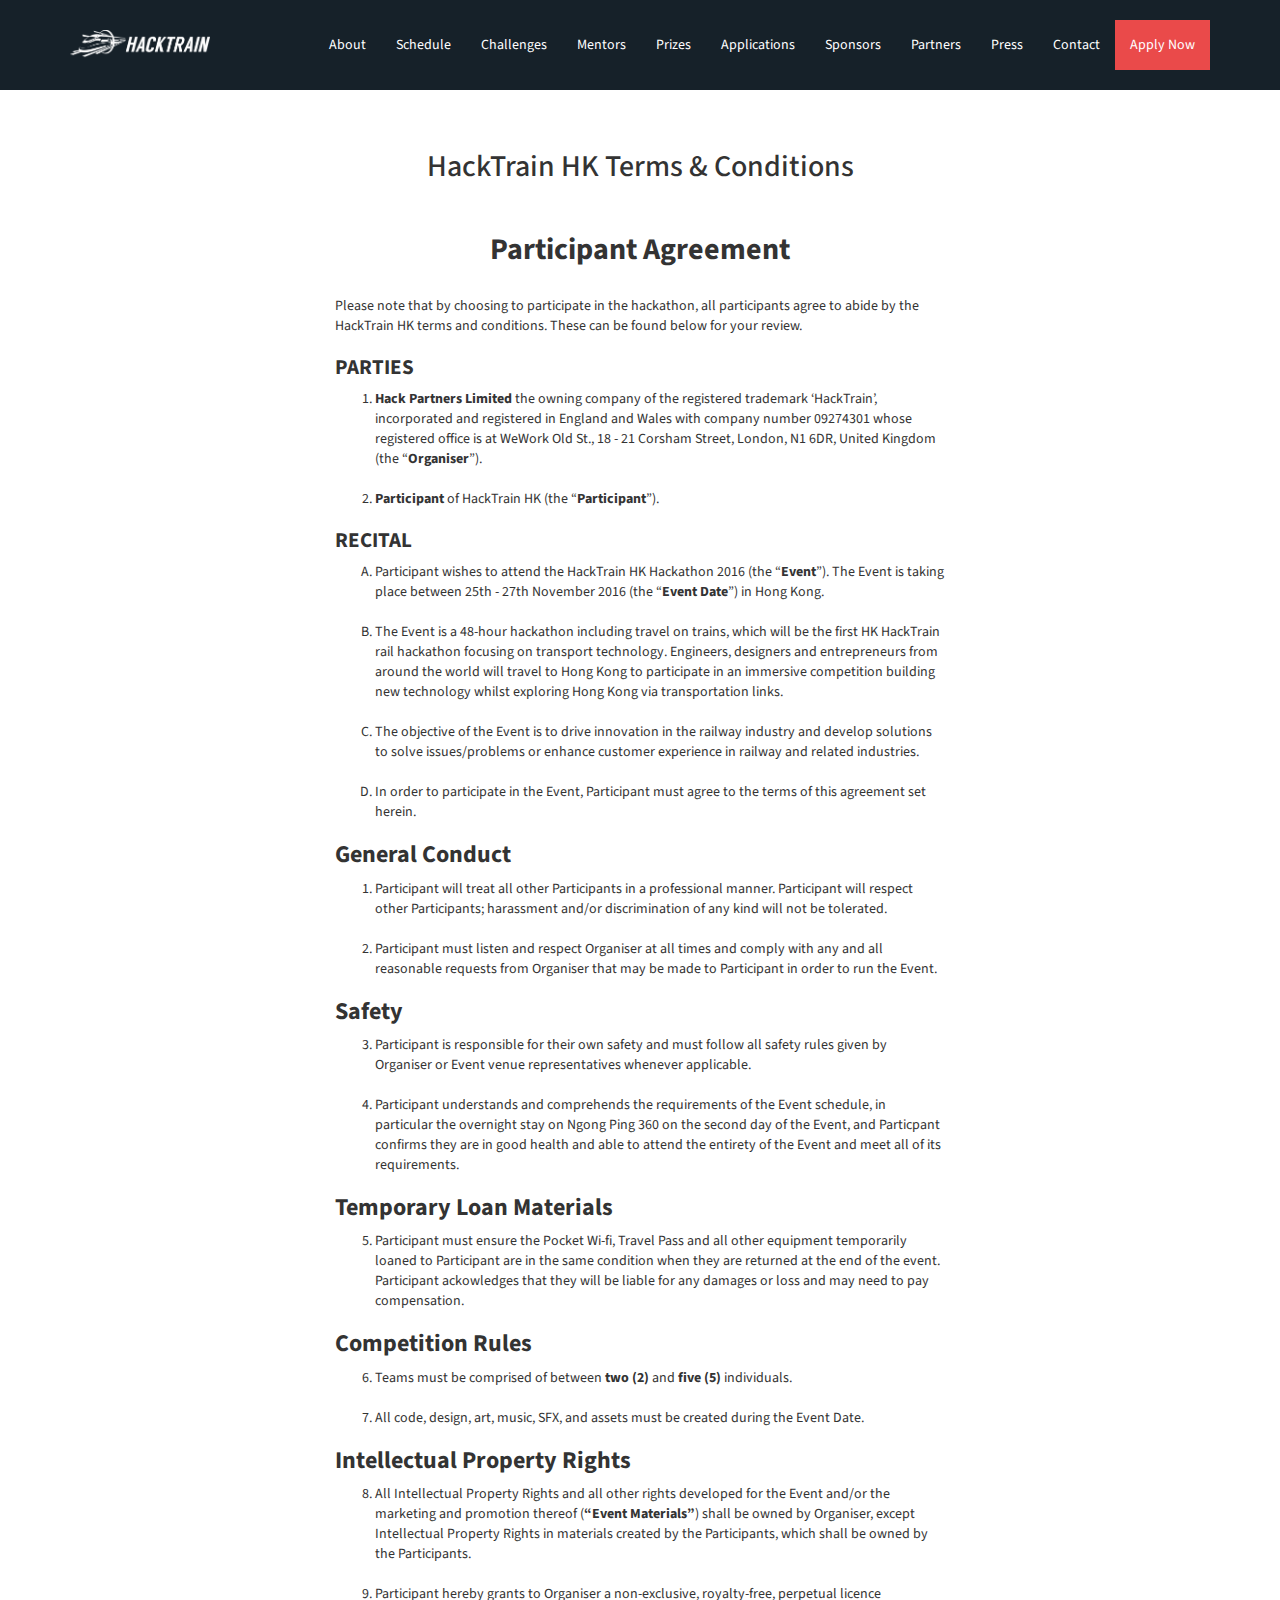
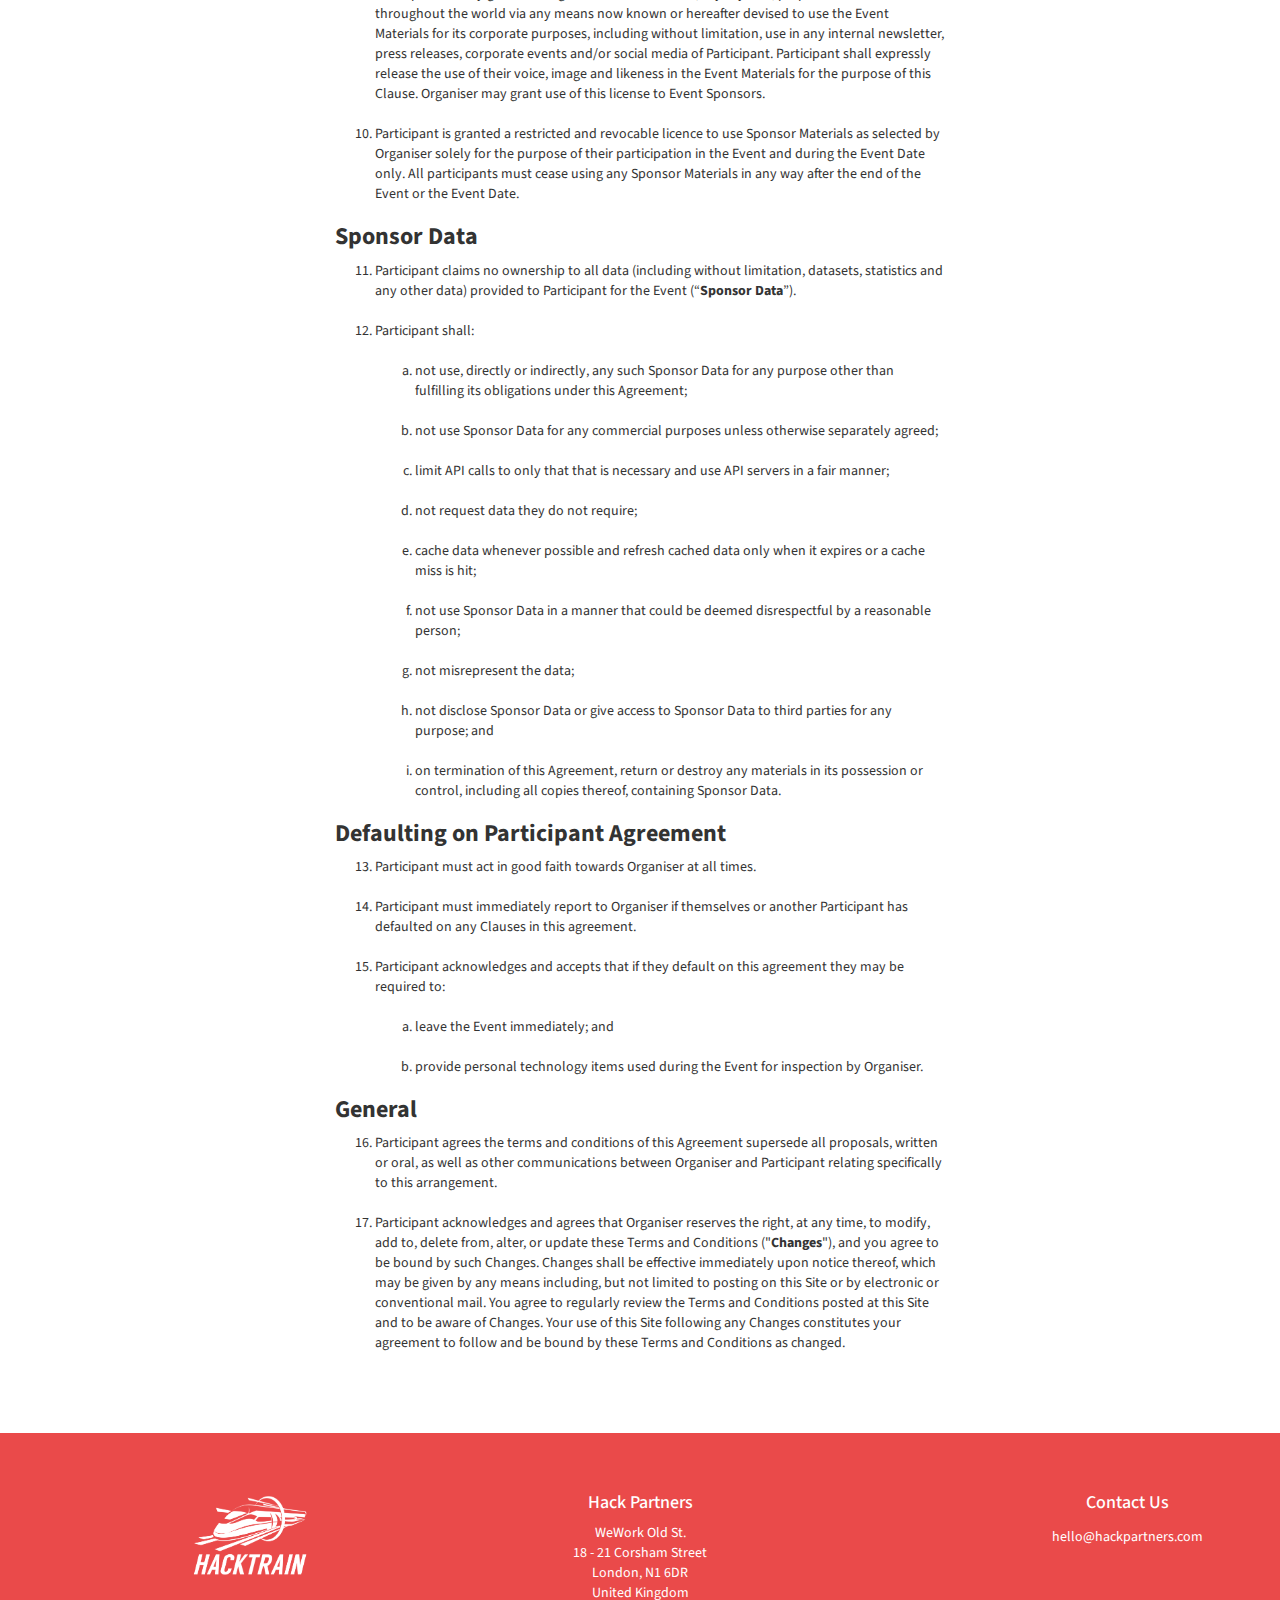
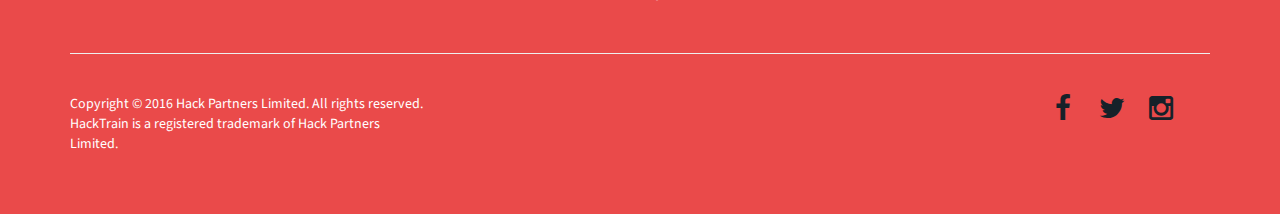
<file: hk/terms/index.html>
<!DOCTYPE html>
<html>
<head>

    <meta charset="utf-8">
    <meta http-equiv="X-UA-Compatible" content="IE=edge">
    <meta name="viewport" content="width=device-width, initial-scale=1">
    <meta name="description" content="">
    <meta name="author" content="">

    <title>HackTrain HK Terms & Conditions</title>
    <link rel="icon" href="../../favicon.ico" type="image/x-icon" />

    <!-- Bootstrap Core CSS -->
    <link href="../../css/bootstrap.min.css" rel="stylesheet">

    <!-- Custom CSS -->
    <link href="../../css/stylish-portfolio.css" rel="stylesheet">

    <!-- Custom Fonts -->
    <link href="https://fonts.googleapis.com/css?family=Montserrat" rel="stylesheet">
    <link href="../../font-awesome/css/font-awesome.min.css" rel="stylesheet" type="text/css">
    <link href="https://fonts.googleapis.com/css?family=Source+Sans+Pro:300,400,700,300italic,400italic,700italic" rel="stylesheet" type="text/css">
    <link href="../../css/form.css" rel="stylesheet" >
    <link href="../../css/style.css" rel="stylesheet">
    <link href="../../css/portfolio.css" rel="stylesheet">
    <link href="../../css/scrolling-nav.css" rel="stylesheet">
    <link href="../../css/slider.css" rel="stylesheet">

    <!-- HTML5 Shim and Respond.js IE8 support of HTML5 elements and media queries -->
    <!-- WARNING: Respond.js doesn't work if you view the page via file:// -->
    <!--[if lt IE 9]>
        <script src="https://oss.maxcdn.com/libs/html5shiv/3.7.0/html5shiv.js"></script>
        <script src="https://oss.maxcdn.com/libs/respond.js/1.4.2/respond.min.js"></script>
    <![endif]-->

</head>
  <body>

    <!-- Navigation -->
    <nav class="navbar navbar-default navbar-fixed-top" role="navigation">
        <div class="container">
            <div class="navbar-header page-scroll">
              <div id="navlogo">
                <a target="_blank" class="page-scroll" href="../index.html">
                  <img src="../../img/logo-side.png"/>
                </a>
              </div>
                <button type="button" class="navbar-toggle" data-toggle="collapse" data-target=".navbar-ex1-collapse">
                    <span class="sr-only">Toggle navigation</span>
                    <span class="icon-bar"></span>
                    <span class="icon-bar"></span>
                    <span class="icon-bar"></span>
                </button>
            </div>

            <div class="collapse navbar-collapse navbar-ex1-collapse" style="float:right">
                <ul class="nav navbar-nav">
                    <li>
                        <a class="page-scroll" href="../#about">About</a>
                    </li>
                    <li>
                        <a class="page-scroll" href="../#schedule">Schedule</a>
                    </li>
                    <li>
                        <a class="page-scroll" href="../#challenges">Challenges</a>
                    </li>
                    <li>
                        <a class="page-scroll" href="../#team">Mentors</a>
                    </li>
                    <li>
                        <a class="page-scroll" href="../#prizes">Prizes</a>
                    </li>
                    <li>
                        <a class="page-scroll" href="../#applications">Applications</a>
                    </li>
                    <li>
                        <a class="page-scroll" href="../#clients">Sponsors</a>
                    </li>
                    <li>
                        <a class="page-scroll" href="../#partners">Partners</a>
                    </li>
                    <li>
                        <a class="page-scroll" href="../#press">Press</a>
                    </li>
                    <li>
                        <a class="page-scroll" href="../#contact">Contact</a>
                    </li>
                    <li style="background-color:#ea4a4a; color:white">
                        <a target="_blank" href="https://hackpartners.typeform.com/to/fjsufF">Apply Now</a>
                    </li>
                </ul>
            </div>
            <!-- /.navbar-collapse -->
        </div>
        <!-- /.container -->
    </nav>

    <section id="about" class="about">
        <div class="container" style="width: 50%">
            <div class="row">
                <div class="col-lg-12"><br><br><br><br>
                  <h2 style="text-align: center">HackTrain HK Terms & Conditions</h2><br>

                  <h2 style="text-align: center; font-weight:bold">Participant Agreement</h2><br>

                  <p>Please note that by choosing to participate in the hackathon, all participants agree to abide by the HackTrain HK terms and conditions. These can be found below for your review.
                  </p>

                  <h3 style="font-weight:bold; font-size:1.5em">PARTIES</h3>
                  <ol>
                    <li><strong>Hack Partners Limited</strong> the owning company of the registered trademark ‘HackTrain’, incorporated and registered in England and Wales with company number 09274301 whose registered office is at WeWork Old St., 18 - 21 Corsham Street, London, N1 6DR, United Kingdom (the “<strong>Organiser</strong>”).
                    </li>
                    <br>
                    <li><strong>Participant</strong> of HackTrain HK (the “<strong>Participant</strong>”).
                    </li>
                  </ol>

                  <h3 style="font-weight:bold; font-size:1.5em">RECITAL</h3>
                  <ol type="A">
                    <li>Participant wishes to attend the HackTrain HK Hackathon 2016 (the “<strong>Event</strong>”). The Event is taking place between 25th - 27th November 2016 (the “<strong>Event Date</strong>”) in Hong Kong.
                    </li>
                    <br>
                    <li>The Event is a 48-hour hackathon including travel on trains, which will be the first HK HackTrain rail hackathon focusing on transport technology. Engineers, designers and entrepreneurs from around the world will travel to Hong Kong to participate in an immersive competition building new technology whilst exploring Hong Kong via transportation links.
                    </li>
                    <br>
                    <li>The objective of the Event is to drive innovation in the railway industry and develop solutions to solve issues/problems or enhance customer experience in railway and related industries.
                    </li>
                    <br>
                    <li>In order to participate in the Event, Participant must agree to the terms of this agreement set herein.
                    </li>
                  </ol>


                  <h3 style="font-weight:bold">General Conduct</h3>
                  <ol>
                    <li>Participant will treat all other Participants in a professional manner. Participant will respect other Participants; harassment and/or discrimination of any kind will not be tolerated.
                    </li>
                    <br>
                    <li>Participant must listen and respect Organiser at all times and comply with any and all reasonable requests from Organiser that may be made to Participant in order to run the Event.
                    </li>
                  </ol>

                  <h3 style="font-weight:bold">Safety</h3>
                  <ol start="3">
                    <li>Participant is responsible for their own safety and must follow all safety rules given by Organiser or Event venue representatives whenever applicable.
                    </li>
                    <br>
                    <li>Participant understands and comprehends the requirements of the Event schedule, in particular the overnight stay on Ngong Ping 360 on the second day of the Event, and Particpant confirms they are in good health and able to attend the entirety of the Event and meet all of its requirements.
                    </li>
                  </ol>

                  <h3 style="font-weight:bold">Temporary Loan Materials</h3>
                  <ol start="5">
                    <li>Participant must ensure the Pocket Wi-fi, Travel Pass and all other equipment temporarily loaned to Participant are in the same condition when they are returned at the end of the event. Participant ackowledges that they will be liable for any damages or loss and may need to pay compensation.
                    </li>
                  </ol>

                  <h3 style="font-weight:bold">Competition Rules</h3>

                  <ol start="6">
                    <li>Teams must be comprised of between <strong>two (2)</strong> and <strong>five (5)</strong> individuals.
                    </li>
                    <br>
                    <li>All code, design, art, music, SFX, and assets must be created during the Event Date.
                    </li>
                  </ol>

                  <h3 style="font-weight:bold">Intellectual Property Rights</h3>

                  <ol start="8">
                    <li>All Intellectual Property Rights and all other rights developed for the Event and/or the marketing and promotion thereof (<strong>“Event Materials”</strong>) shall be owned by Organiser, except Intellectual Property Rights in materials created by the Participants, which shall be owned by the Participants.
                    </li>
                    <br>
                    <li>Participant hereby grants to Organiser a non-exclusive, royalty-free, perpetual licence throughout the world via any means now known or hereafter devised to use the Event Materials for its corporate purposes, including without limitation, use in any internal newsletter, press releases, corporate events and/or social media of Participant. Participant shall expressly release the use of their voice, image and likeness in the Event Materials for the purpose of this Clause. Organiser may grant use of this license to Event Sponsors.
                    </li>
                    <br>
                    <li>Participant is granted a restricted and revocable licence to use Sponsor Materials as selected by Organiser solely for the purpose of their participation in the Event and during the Event Date only.  All participants must cease using any Sponsor Materials in any way after the end of the Event or the Event Date.
                    </li>
                  </ol>

                  <h3 style="font-weight:bold">Sponsor Data</h3>

                  <ol start="11">
                    <li>Participant claims no ownership to all data (including without limitation, datasets, statistics and any other data) provided to Participant for the Event (“<strong>Sponsor Data</strong>”).
                    </li>
                    <br>
                    <li>Participant shall:
                    </li>
                    <br>
                    <ol type="a">
                      <li>not use, directly or indirectly, any such Sponsor Data for any purpose other than fulfilling its obligations under this Agreement;
                      </li>
                      <br>
                      <li>not use Sponsor Data for any commercial purposes unless otherwise separately agreed;
                      </li>
                      <br>
                      <li>limit API calls to only that that is necessary and use API servers in a fair manner;
                      </li>
                      <br>
                      <li>not request data they do not require;
                      </li>
                      <br>
                      <li>cache data whenever possible and refresh cached data only when it expires or a cache miss is hit;
                      </li>
                      <br>
                      <li>not use Sponsor Data in a manner that could be deemed disrespectful by a reasonable person;
                      </li>
                      <br>
                      <li>not misrepresent the data;
                      </li>
                      <br>
                      <li>not disclose Sponsor Data or give access to Sponsor Data to third parties for any purpose; and
                      </li>
                      <br>
                      <li>on termination of this Agreement, return or destroy any materials in its possession or control, including all copies thereof, containing Sponsor Data.
                      </li>
                    </ol>
                  </ol>

              <h3 style="font-weight:bold">Defaulting on Participant Agreement</h3>

                <ol start="13">
                  <li>Participant must act in good faith towards Organiser at all times.
                  </li>
                  <br>
                  <li>Participant must immediately report to Organiser if themselves or another Participant has defaulted on any Clauses in this agreement.
                  </li>
                  <br>
                  <li>Participant acknowledges and accepts that if they default on this agreement they may be required to:
                  </li>
                  <br>
                    <ol type="a">
                      <li>leave the Event immediately; and
                      </li>
                      <br>
                      <li>provide personal technology items used during the Event for inspection by Organiser.
                      </li>
                    </ol>
                </ol>

                <h3 style="font-weight:bold">General</h3>

                <ol start="16">
                  <li>Participant agrees the terms and conditions of this Agreement supersede all proposals, written or oral, as well as other communications between Organiser and Participant relating specifically to this arrangement.
                  </li>
                  <br>
                  <li>Participant acknowledges and agrees that Organiser reserves the right, at any time, to modify, add to, delete from, alter, or update these Terms and Conditions ("<strong>Changes</strong>"), and you agree to be bound by such Changes. Changes shall be effective immediately upon notice thereof, which may be given by any means including, but not limited to posting on this Site or by electronic or conventional mail. You agree to regularly review the Terms and Conditions posted at this Site and to be aware of Changes. Your use of this Site following any Changes constitutes your agreement to follow and be bound by these Terms and Conditions as changed.
                  </li>
                  <br>
                </ol>
                </p>
                </div>
            </div>
            <!-- /.row -->
        </div>
        <!-- /.container -->
    </section>

    <section>
      <div class="portfolio-modal modal fade" id="portfolioModalContact" tabindex="-1" role="dialog" aria-hidden="true">
          <div class="modal-content">
              <div class="close-modal" data-dismiss="modal">
                  <div class="lr">
                      <div class="rl">
                      </div>
                  </div>
              </div>
              <div class="container">
                  <div class="row">
                      <div class="col-lg-8 col-lg-offset-2">
                        <div class="modal-body">
                            <h2>Contact Form</h2>
                            <hr class="star-primary">

                            <form id="gform" method="POST" class="pure-form pure-form-stacked"
                            action="https://script.google.com/macros/s/AKfycbxLlm8oXDkz8qiA7nko81d2UrQuCWqQ0pin7ewFf_v1M-AMnsU/exec">
                              <!-- change the form action to your script url -->

                              <fieldset class="pure-group">
                                <label for="firstname">First Name: </label>
                                <input id="firstname" name="firstname" required placeholder="John"/>
                              </fieldset>
                              <fieldset class="pure-group">
                                <label for="surname">Surname: </label>
                                <input id="surname" name="surname" required placeholder="Smith"/>
                              </fieldset>
                              <fieldset class="pure-group">
                                <label for="email">Email:</label>
                                <input id="email" name="email" type="email" value=""
                                required placeholder="youremail@companydomain.com"/>
                              </fieldset>
                              <fieldset class="pure-group">
                                <label for="company">Company: </label>
                                <input id="company" name="company" required placeholder="Rail Limited"/>
                              </fieldset>
                              <fieldset class="pure-group">
                                <label for="jobtitle">Job Title: </label>
                                <input id="jobtitle" name="jobtitle" required placeholder="Head of Procurement"/>
                              </fieldset>
                              <fieldset class="pure-group">
                                <label for="message">Message: </label>
                                <textarea id="message" name="message" rows="5"
                                required placeholder="Dear HackTrain, I'm reaching out to you because..."></textarea>
                              </fieldset>
                              <br>
                              <button type="button" class="btn btn-default" data-dismiss="modal"><i class="fa fa-times"></i> Close</button>
                              <button class="button-success pure-button button-xlarge" id="send"><i class="fa fa-paper-plane"></i>&nbsp;Send</button>

                            </form>

                            <div style="display:none;" id="thankyou_message">
                              <h4>Thanks for getting in touch. We will reply to you shortly.
                              </h4>
                                <br>
                                <button type="button" class="btn btn-default" data-dismiss="modal"><i class="fa fa-times"></i> Close</button>
                            </div>

                        </div>
                      </div>
                  </div>
              </div>
          </div>
      </div>

      <div class="portfolio-modal modal fade" id="portfolioModalNews" tabindex="-1" role="dialog" aria-hidden="true">
          <div class="modal-content">
              <div class="close-modal" data-dismiss="modal">
                  <div class="lr">
                      <div class="rl">
                      </div>
                  </div>
              </div>
              <div class="container">
                  <div class="row">
                      <div class="col-lg-8 col-lg-offset-2">
                        <div class="modal-body">
                            <h2>HackTrain Newsletter Sign-up Form</h2>
                            <hr class="star-primary">

                            <form id="gform2" method="POST" class="pure-form pure-form-stacked"
                            action="https://script.google.com/macros/s/AKfycbzMSYWHR-hFz63ZHXsqK6eS3mgIk7bhrAT87pwWgo6gikogHzg/exec">

                              <fieldset class="pure-group">
                                <label for="firstname">First Name: </label>
                                <input id="firstname" name="firstname" required placeholder="John"/>
                              </fieldset>
                              <fieldset class="pure-group">
                                <label for="surname">Surname: </label>
                                <input id="surname" name="surname" required placeholder="Smith"/>
                              </fieldset>
                              <fieldset class="pure-group">
                                <label for="email">Email:</label>
                                <input id="email" name="email" type="email" value=""
                                required placeholder="youremail@companydomain.com"/>
                              </fieldset>
                              <fieldset class="pure-group">
                                <label for="company">Company: </label>
                                <input id="company" name="company" required placeholder="Rail Limited"/>
                              </fieldset>
                              <fieldset class="pure-group">
                                <label for="jobtitle">Job Title: </label>
                                <input id="jobtitle" name="jobtitle" required placeholder="Head of Procurement"/>
                              </fieldset>
                              <br>
                              <button type="button" class="btn btn-default" data-dismiss="modal"><i class="fa fa-times"></i> Close</button>
                              <button class="button-success pure-button button-xlarge" id="send"><i class="fa fa-check"></i>&nbsp;Confirm</button>

                            </form>

                            <div style="display:none;" id="thankyou_message2">
                              <h3>Subscription confirmed.</h3>
                              <h4>You are now signed up to the HackTrain newsletter.</h4>
                                <br>
                                <button type="button" class="btn btn-default" data-dismiss="modal"><i class="fa fa-times"></i> Close</button>
                            </div>
                        </div>
                      </div>
                  </div>
              </div>
          </div>
      </div>
    </section>

    <section id="contact" class="call-to-action bg-primary" style="background-color: #ea4a4a">
        <div class="container">
            <div class="row text-center">
                <div class="col-md-12">
                    <div class="row">
                        <div class="col-md-4 col-xs-12">
                            <div>
                              <a class="page-scroll" href="#myCarousel">
                                <img height="105px" src="../../img/logo.png"/>
                              </a>
                            </div>
                        </div>
                        <div class="col-md-4 col-xs-12">
                            <div>
                              <h4>Hack Partners</h4>
                              <p>WeWork Old St.<br>18 - 21 Corsham Street<br>London, N1 6DR<br>United Kingdom</p>
                            </div>
                        </div>
                        <div class="col-md-2 col-xs-12">
                            <div>
                            </div>
                        </div>
                        <div class="col-md-2 col-xs-12">
                            <div>
                              <a id="contactform" href="mailto:hello@hackpartners.com" data-toggle="modal">
                                <h4>Contact Us</h4>
                              </a>
                              <a id="mailicon" href="mailto:hello@hackpartners.com" data-toggle="modal">hello@hackpartners.com</a>
                              <br><br>
                              <!-- <a id="mailicon" href="#portfolioModalNews" data-toggle="modal">Sign-up to our Newsletter</a> -->
                            </div>
                        </div>
                    </div>
                    <br><hr class="star-primary"><br>
                    <div class="row">
                      <div class="col-md-4 col-sm-12">
                        <p style="text-align:left" class="text-muted">Copyright © 2016 Hack Partners Limited. All rights reserved. HackTrain is a registered trademark of Hack Partners Limited.</p>
                      </div>
                      <div class="col-md-4 col-sm-12">
                      </div>
                      <div class="col-md-2 col-sm-12">
                      </div>
                      <div style="text-align:left" class="col-md-2 col-sm-12">
                        <ul class="list-inline">
                            <li>
                                <a href="https://fb.com/thehacktrain"><i id="socialmedia" class="fa fa-facebook fa-fw fa-2x"></i></a>
                            </li>
                            <li>
                                <a href="https://twitter.com/thehacktrain"><i id="socialmedia" class="fa fa-twitter fa-fw fa-2x"></i></a>
                            </li>
                            <li>
                                <a href="https://instagram.com/thehacktrain"><i id="socialmedia" class="fa fa-instagram fa-fw fa-2x"></i></a>
                            </li>
                        </ul>
                      </div>
                  </div>
                </div>
                <!-- /.col-lg-10 -->
            </div>
            <!-- /.row -->
        </div>
        <!-- /.container -->
    </section>

  </body>
</html>
</file>
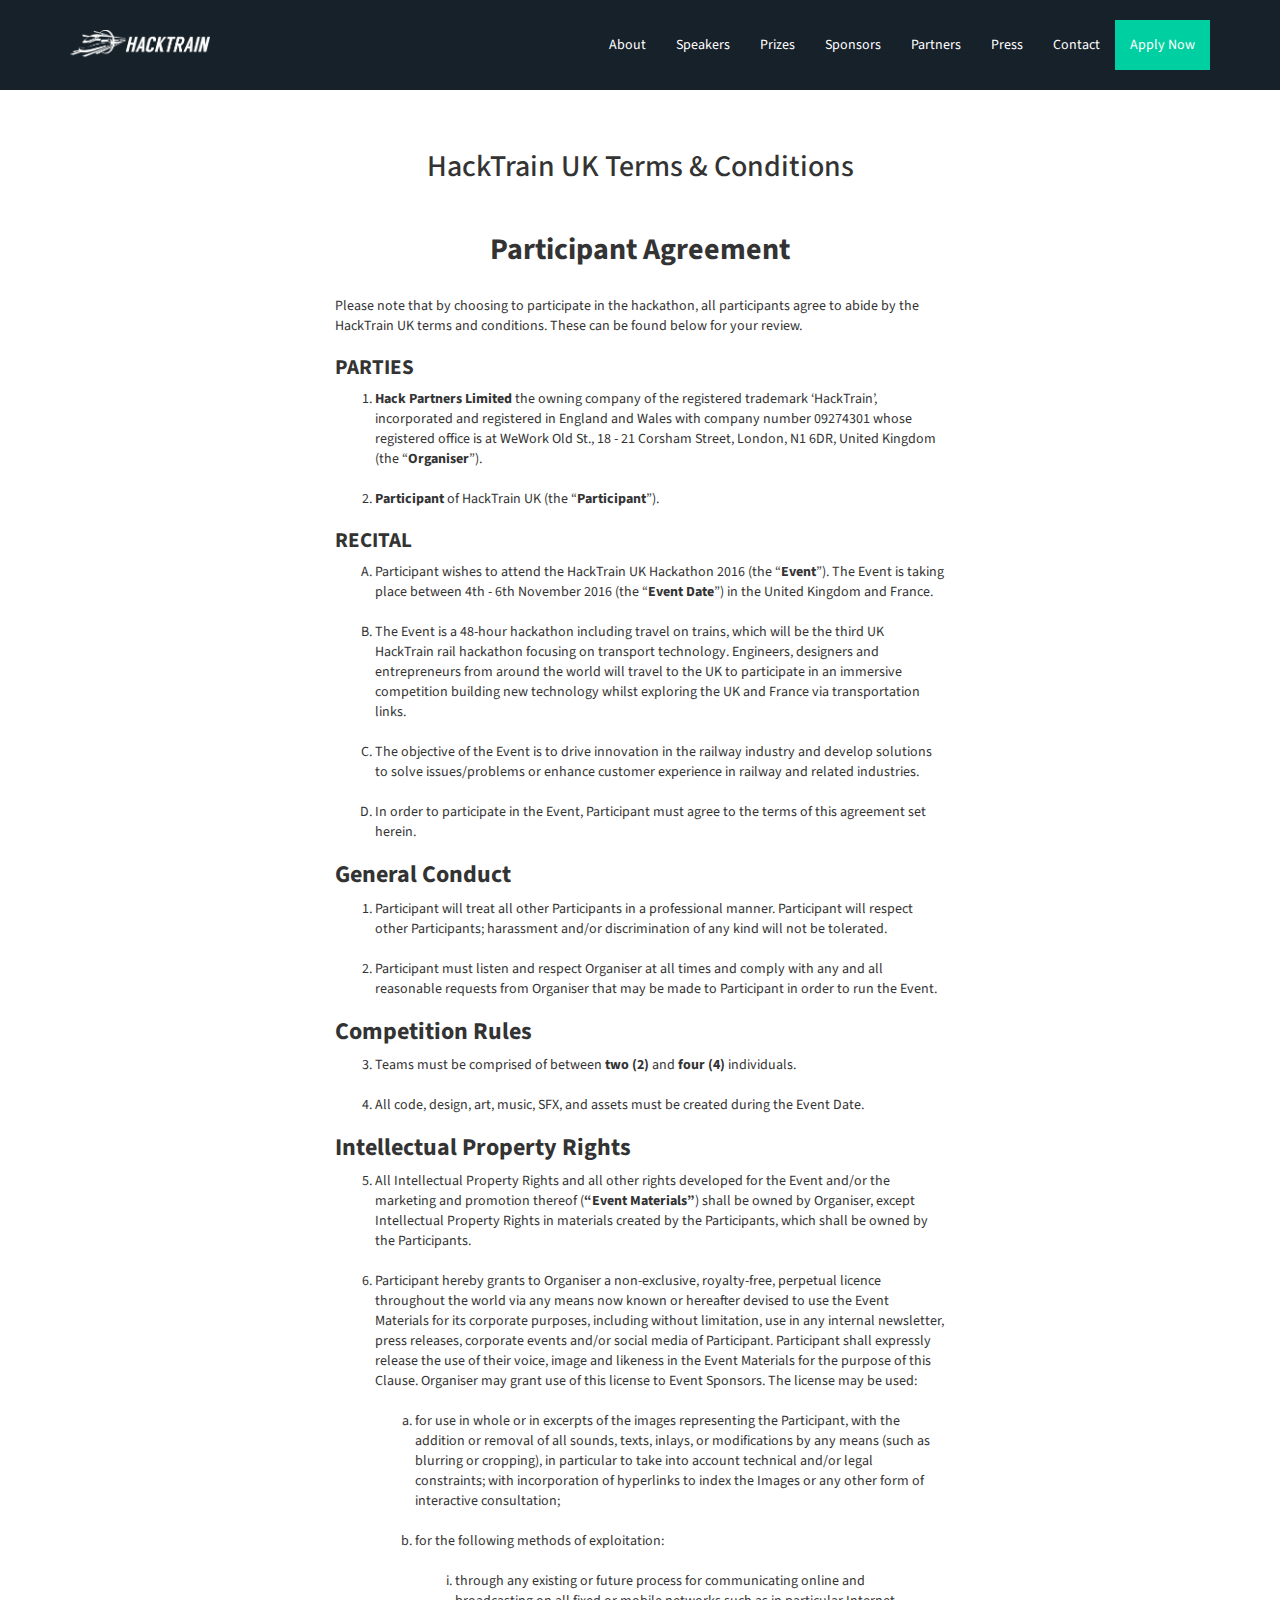
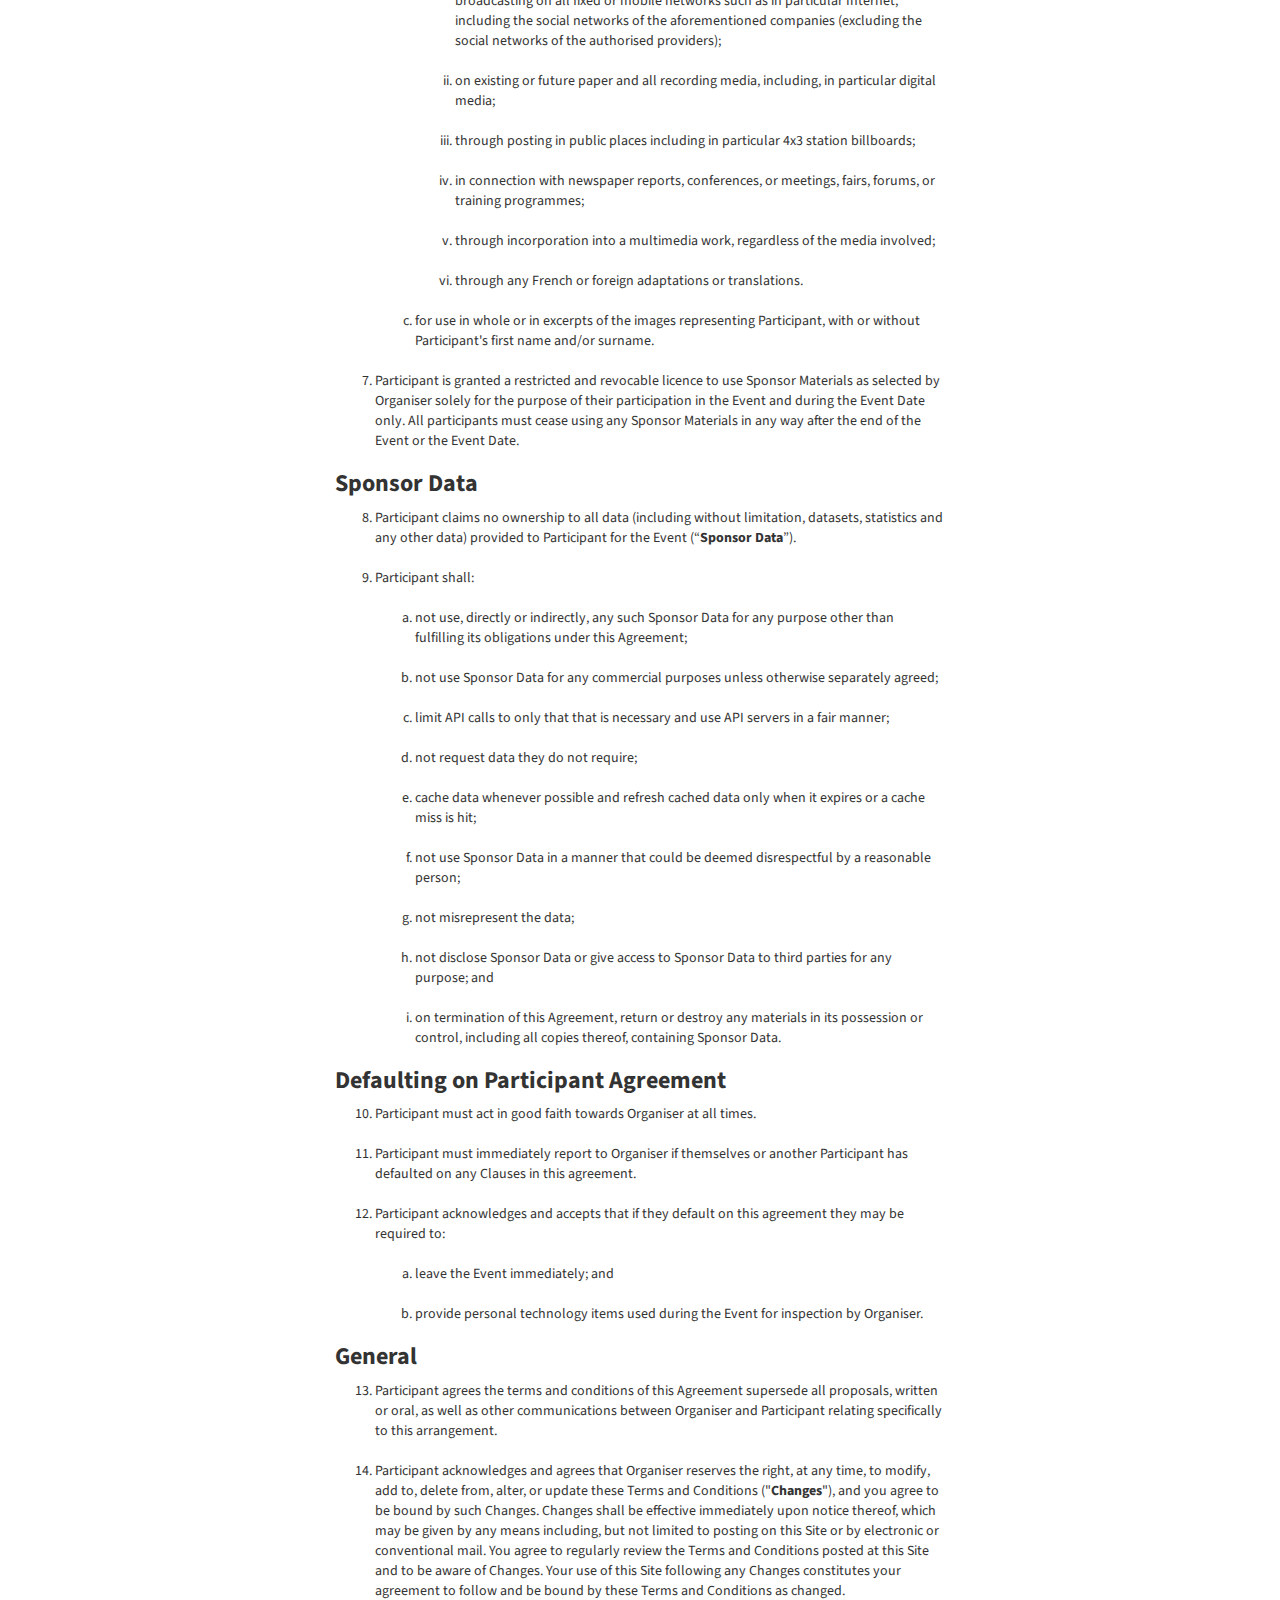
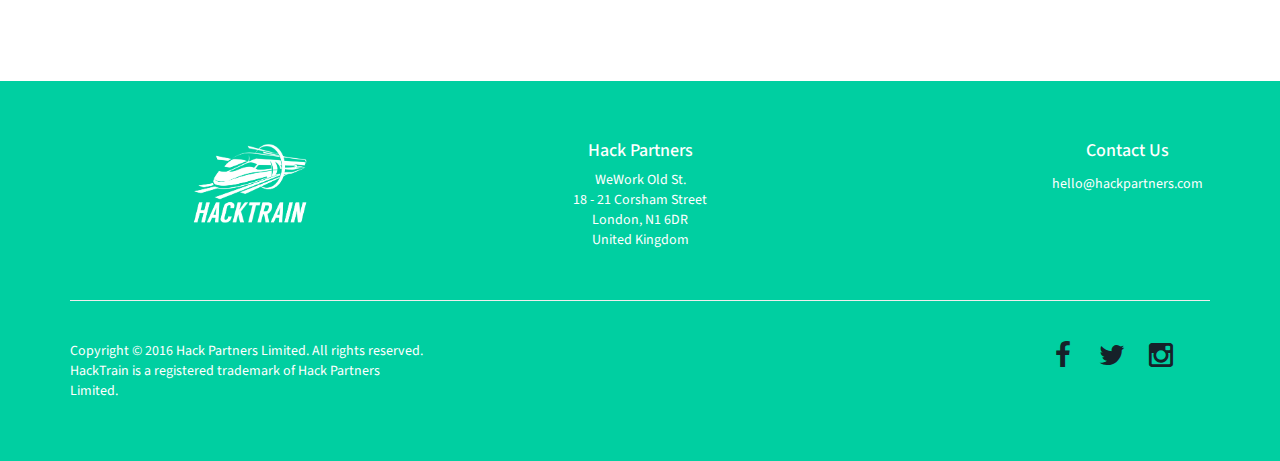
<file: uk/terms/index.html>
<!DOCTYPE html>
<html>
<head>

    <meta charset="utf-8">
    <meta http-equiv="X-UA-Compatible" content="IE=edge">
    <meta name="viewport" content="width=device-width, initial-scale=1">
    <meta name="description" content="">
    <meta name="author" content="">

    <title>HackTrain UK Terms & Conditions</title>
    <link rel="icon" href="../../favicon.ico" type="image/x-icon" />

    <!-- Bootstrap Core CSS -->
    <link href="../../css/bootstrap.min.css" rel="stylesheet">

    <!-- Custom CSS -->
    <link href="../../css/stylish-portfolio.css" rel="stylesheet">

    <!-- Custom Fonts -->
    <link href="https://fonts.googleapis.com/css?family=Montserrat" rel="stylesheet">
    <link href="../../font-awesome/css/font-awesome.min.css" rel="stylesheet" type="text/css">
    <link href="https://fonts.googleapis.com/css?family=Source+Sans+Pro:300,400,700,300italic,400italic,700italic" rel="stylesheet" type="text/css">
    <link href="../../css/form.css" rel="stylesheet" >
    <link href="../../css/style.css" rel="stylesheet">
    <link href="../../css/portfolio.css" rel="stylesheet">
    <link href="../../css/scrolling-nav.css" rel="stylesheet">
    <link href="../../css/slider.css" rel="stylesheet">

    <!-- HTML5 Shim and Respond.js IE8 support of HTML5 elements and media queries -->
    <!-- WARNING: Respond.js doesn't work if you view the page via file:// -->
    <!--[if lt IE 9]>
        <script src="https://oss.maxcdn.com/libs/html5shiv/3.7.0/html5shiv.js"></script>
        <script src="https://oss.maxcdn.com/libs/respond.js/1.4.2/respond.min.js"></script>
    <![endif]-->

</head>
  <body>

    <!-- Navigation -->
    <nav class="navbar navbar-default navbar-fixed-top" role="navigation">
        <div class="container">
            <div class="navbar-header page-scroll">
              <div id="navlogo">
                <a target="_blank" class="page-scroll" href="../index.html">
                  <img src="../../img/logo-side.png"/>
                </a>
              </div>
                <button type="button" class="navbar-toggle" data-toggle="collapse" data-target=".navbar-ex1-collapse">
                    <span class="sr-only">Toggle navigation</span>
                    <span class="icon-bar"></span>
                    <span class="icon-bar"></span>
                    <span class="icon-bar"></span>
                </button>
            </div>

            <div class="collapse navbar-collapse navbar-ex1-collapse" style="float:right">
                <ul class="nav navbar-nav">
                    <li>
                        <a class="page-scroll" href="../index.html#about">About</a>
                    </li>
                    <li>
                        <a class="page-scroll" href="../index.html#team">Speakers</a>
                    </li>
                    <li>
                        <a class="page-scroll" href="../index.html#prizes-uk">Prizes</a>
                    </li>
                    <li>
                        <a class="page-scroll" href="../index.html#clients">Sponsors</a>
                    </li>
                    <li>
                        <a class="page-scroll" href="../index.html#partners">Partners</a>
                    </li>
                    <li>
                        <a class="page-scroll" href="../index.html#press">Press</a>
                    </li>
                    <li>
                        <a class="page-scroll" href="../index.html#contact">Contact</a>
                    </li>
                    <li style="background-color:#00cfa1; color:white">
                        <a target="_blank" href="https://hackpartners.typeform.com/to/LLyDnp">Apply Now</a>
                    </li>
                </ul>
            </div>
            <!-- /.navbar-collapse -->
        </div>
        <!-- /.container -->
    </nav>

    <section id="about" class="about">
        <div class="container" style="width: 50%">
            <div class="row">
                <div class="col-lg-12"><br><br><br><br>
                  <h2 style="text-align: center">HackTrain UK Terms & Conditions</h2><br>

                  <h2 style="text-align: center; font-weight:bold">Participant Agreement</h2><br>

                  <p>Please note that by choosing to participate in the hackathon, all participants agree to abide by the HackTrain UK terms and conditions. These can be found below for your review.
                  </p>

                  <h3 style="font-weight:bold; font-size:1.5em">PARTIES</h3>
                  <ol>
                    <li><strong>Hack Partners Limited</strong> the owning company of the registered trademark ‘HackTrain’, incorporated and registered in England and Wales with company number 09274301 whose registered office is at WeWork Old St., 18 - 21 Corsham Street, London, N1 6DR, United Kingdom (the “<strong>Organiser</strong>”).
                    </li>
                    <br>
                    <li><strong>Participant</strong> of HackTrain UK (the “<strong>Participant</strong>”).
                    </li>
                  </ol>

                  <h3 style="font-weight:bold; font-size:1.5em">RECITAL</h3>
                  <ol type="A">
                    <li>Participant wishes to attend the HackTrain UK Hackathon 2016 (the “<strong>Event</strong>”). The Event is taking place between 4th - 6th November 2016 (the “<strong>Event Date</strong>”) in the United Kingdom and France.
                    </li>
                    <br>
                    <li>The Event is a 48-hour hackathon including travel on trains, which will be the third UK HackTrain rail hackathon focusing on transport technology. Engineers, designers and entrepreneurs from around the world will travel to the UK to participate in an immersive competition building new technology whilst exploring the UK and France via transportation links.
                    </li>
                    <br>
                    <li>The objective of the Event is to drive innovation in the railway industry and develop solutions to solve issues/problems or enhance customer experience in railway and related industries.
                    </li>
                    <br>
                    <li>In order to participate in the Event, Participant must agree to the terms of this agreement set herein.
                    </li>
                  </ol>


                  <h3 style="font-weight:bold">General Conduct</h3>
                  <ol>
                    <li>Participant will treat all other Participants in a professional manner. Participant will respect other Participants; harassment and/or discrimination of any kind will not be tolerated.
                    </li>
                    <br>
                    <li>Participant must listen and respect Organiser at all times and comply with any and all reasonable requests from Organiser that may be made to Participant in order to run the Event.
                    </li>
                  </ol>

                  <h3 style="font-weight:bold">Competition Rules</h3>

                  <ol start="3">
                    <li>Teams must be comprised of between <strong>two (2)</strong> and <strong>four (4)</strong> individuals.
                    </li>
                    <br>
                    <li>All code, design, art, music, SFX, and assets must be created during the Event Date.
                    </li>
                  </ol>

                  <h3 style="font-weight:bold">Intellectual Property Rights</h3>

                  <ol start="5">
                    <li>All Intellectual Property Rights and all other rights developed for the Event and/or the marketing and promotion thereof (<strong>“Event Materials”</strong>) shall be owned by Organiser, except Intellectual Property Rights in materials created by the Participants, which shall be owned by the Participants.
                    </li>
                    <br>
                    <li>Participant hereby grants to Organiser a non-exclusive, royalty-free, perpetual licence throughout the world via any means now known or hereafter devised to use the Event Materials for its corporate purposes, including without limitation, use in any internal newsletter, press releases, corporate events and/or social media of Participant. Participant shall expressly release the use of their voice, image and likeness in the Event Materials for the purpose of this Clause. Organiser may grant use of this license to Event Sponsors. The license may be used:
                    </li>
                    <br>
                      <ol type="a">
                        <li>for use in whole or in excerpts of the images representing the Participant, with the addition or removal of all sounds, texts, inlays, or modifications by any means (such as blurring or cropping), in particular to take into account technical and/or legal constraints; with incorporation of hyperlinks to index the Images or any other form of interactive consultation;
                        </li>
                        <br>
                        <li>for the following methods of exploitation:
                        </li>
                        <br>
                        <ol type="i">
                          <li>through any existing or future process for communicating online and broadcasting on all fixed or mobile networks such as in particular Internet, including the social networks of the aforementioned companies (excluding the social networks of the authorised providers);
                          </li>
                          <br>
                          <li>on existing or future paper and all recording media, including, in particular digital media;
                          </li>
                          <br>
                          <li>through posting in public places including in particular 4x3 station billboards;
                          </li>
                          <br>
                          <li>in connection with newspaper reports, conferences, or meetings, fairs, forums, or training programmes;
                          </li>
                          <br>
                          <li>through incorporation into a multimedia work, regardless of the media involved;
                          </li>
                          <br>
                          <li>through any French or foreign adaptations or translations.
                          </li>
                          <br>
                        </ol>
                        <li>for use in whole or in excerpts of the images representing Participant, with or without Participant's first name and/or surname.
                        </li>
                      </ol>
                    <br>
                    <li>Participant is granted a restricted and revocable licence to use Sponsor Materials as selected by Organiser solely for the purpose of their participation in the Event and during the Event Date only.  All participants must cease using any Sponsor Materials in any way after the end of the Event or the Event Date.
                    </li>
                  </ol>

                  <h3 style="font-weight:bold">Sponsor Data</h3>

                  <ol start="8">
                    <li>Participant claims no ownership to all data (including without limitation, datasets, statistics and any other data) provided to Participant for the Event (“<strong>Sponsor Data</strong>”).
                    </li>
                    <br>
                    <li>Participant shall:
                    </li>
                    <br>
                    <ol type="a">
                      <li>not use, directly or indirectly, any such Sponsor Data for any purpose other than fulfilling its obligations under this Agreement;
                      </li>
                      <br>
                      <li>not use Sponsor Data for any commercial purposes unless otherwise separately agreed;
                      </li>
                      <br>
                      <li>limit API calls to only that that is necessary and use API servers in a fair manner;
                      </li>
                      <br>
                      <li>not request data they do not require;
                      </li>
                      <br>
                      <li>cache data whenever possible and refresh cached data only when it expires or a cache miss is hit;
                      </li>
                      <br>
                      <li>not use Sponsor Data in a manner that could be deemed disrespectful by a reasonable person;
                      </li>
                      <br>
                      <li>not misrepresent the data;
                      </li>
                      <br>
                      <li>not disclose Sponsor Data or give access to Sponsor Data to third parties for any purpose; and
                      </li>
                      <br>
                      <li>on termination of this Agreement, return or destroy any materials in its possession or control, including all copies thereof, containing Sponsor Data.
                      </li>
                    </ol>
                  </ol>

              <h3 style="font-weight:bold">Defaulting on Participant Agreement</h3>

                <ol start="10">
                  <li>Participant must act in good faith towards Organiser at all times.
                  </li>
                  <br>
                  <li>Participant must immediately report to Organiser if themselves or another Participant has defaulted on any Clauses in this agreement.
                  </li>
                  <br>
                  <li>Participant acknowledges and accepts that if they default on this agreement they may be required to:
                  </li>
                  <br>
                    <ol type="a">
                      <li>leave the Event immediately; and
                      </li>
                      <br>
                      <li>provide personal technology items used during the Event for inspection by Organiser.
                      </li>
                    </ol>
                </ol>

                <h3 style="font-weight:bold">General</h3>

                <ol start="13">
                  <li>Participant agrees the terms and conditions of this Agreement supersede all proposals, written or oral, as well as other communications between Organiser and Participant relating specifically to this arrangement.
                  </li>
                  <br>
                  <li>Participant acknowledges and agrees that Organiser reserves the right, at any time, to modify, add to, delete from, alter, or update these Terms and Conditions ("<strong>Changes</strong>"), and you agree to be bound by such Changes. Changes shall be effective immediately upon notice thereof, which may be given by any means including, but not limited to posting on this Site or by electronic or conventional mail. You agree to regularly review the Terms and Conditions posted at this Site and to be aware of Changes. Your use of this Site following any Changes constitutes your agreement to follow and be bound by these Terms and Conditions as changed.
                  </li>
                  <br>
                </ol>
                </p>
                </div>
            </div>
            <!-- /.row -->
        </div>
        <!-- /.container -->
    </section>

    <section>
      <div class="portfolio-modal modal fade" id="portfolioModalContact" tabindex="-1" role="dialog" aria-hidden="true">
          <div class="modal-content">
              <div class="close-modal" data-dismiss="modal">
                  <div class="lr">
                      <div class="rl">
                      </div>
                  </div>
              </div>
              <div class="container">
                  <div class="row">
                      <div class="col-lg-8 col-lg-offset-2">
                        <div class="modal-body">
                            <h2>Contact Form</h2>
                            <hr class="star-primary">

                            <form id="gform" method="POST" class="pure-form pure-form-stacked"
                            action="https://script.google.com/macros/s/AKfycbxLlm8oXDkz8qiA7nko81d2UrQuCWqQ0pin7ewFf_v1M-AMnsU/exec">
                              <!-- change the form action to your script url -->

                              <fieldset class="pure-group">
                                <label for="firstname">First Name: </label>
                                <input id="firstname" name="firstname" required placeholder="John"/>
                              </fieldset>
                              <fieldset class="pure-group">
                                <label for="surname">Surname: </label>
                                <input id="surname" name="surname" required placeholder="Smith"/>
                              </fieldset>
                              <fieldset class="pure-group">
                                <label for="email">Email:</label>
                                <input id="email" name="email" type="email" value=""
                                required placeholder="youremail@companydomain.com"/>
                              </fieldset>
                              <fieldset class="pure-group">
                                <label for="company">Company: </label>
                                <input id="company" name="company" required placeholder="Rail Limited"/>
                              </fieldset>
                              <fieldset class="pure-group">
                                <label for="jobtitle">Job Title: </label>
                                <input id="jobtitle" name="jobtitle" required placeholder="Head of Procurement"/>
                              </fieldset>
                              <fieldset class="pure-group">
                                <label for="message">Message: </label>
                                <textarea id="message" name="message" rows="5"
                                required placeholder="Dear HackTrain, I'm reaching out to you because..."></textarea>
                              </fieldset>
                              <br>
                              <button type="button" class="btn btn-default" data-dismiss="modal"><i class="fa fa-times"></i> Close</button>
                              <button class="button-success pure-button button-xlarge" id="send"><i class="fa fa-paper-plane"></i>&nbsp;Send</button>

                            </form>

                            <div style="display:none;" id="thankyou_message">
                              <h4>Thanks for getting in touch. We will reply to you shortly.
                              </h4>
                                <br>
                                <button type="button" class="btn btn-default" data-dismiss="modal"><i class="fa fa-times"></i> Close</button>
                            </div>

                        </div>
                      </div>
                  </div>
              </div>
          </div>
      </div>

      <div class="portfolio-modal modal fade" id="portfolioModalNews" tabindex="-1" role="dialog" aria-hidden="true">
          <div class="modal-content">
              <div class="close-modal" data-dismiss="modal">
                  <div class="lr">
                      <div class="rl">
                      </div>
                  </div>
              </div>
              <div class="container">
                  <div class="row">
                      <div class="col-lg-8 col-lg-offset-2">
                        <div class="modal-body">
                            <h2>HackTrain Newsletter Sign-up Form</h2>
                            <hr class="star-primary">

                            <form id="gform2" method="POST" class="pure-form pure-form-stacked"
                            action="https://script.google.com/macros/s/AKfycbzMSYWHR-hFz63ZHXsqK6eS3mgIk7bhrAT87pwWgo6gikogHzg/exec">

                              <fieldset class="pure-group">
                                <label for="firstname">First Name: </label>
                                <input id="firstname" name="firstname" required placeholder="John"/>
                              </fieldset>
                              <fieldset class="pure-group">
                                <label for="surname">Surname: </label>
                                <input id="surname" name="surname" required placeholder="Smith"/>
                              </fieldset>
                              <fieldset class="pure-group">
                                <label for="email">Email:</label>
                                <input id="email" name="email" type="email" value=""
                                required placeholder="youremail@companydomain.com"/>
                              </fieldset>
                              <fieldset class="pure-group">
                                <label for="company">Company: </label>
                                <input id="company" name="company" required placeholder="Rail Limited"/>
                              </fieldset>
                              <fieldset class="pure-group">
                                <label for="jobtitle">Job Title: </label>
                                <input id="jobtitle" name="jobtitle" required placeholder="Head of Procurement"/>
                              </fieldset>
                              <br>
                              <button type="button" class="btn btn-default" data-dismiss="modal"><i class="fa fa-times"></i> Close</button>
                              <button class="button-success pure-button button-xlarge" id="send"><i class="fa fa-check"></i>&nbsp;Confirm</button>

                            </form>

                            <div style="display:none;" id="thankyou_message2">
                              <h3>Subscription confirmed.</h3>
                              <h4>You are now signed up to the HackTrain newsletter.</h4>
                                <br>
                                <button type="button" class="btn btn-default" data-dismiss="modal"><i class="fa fa-times"></i> Close</button>
                            </div>
                        </div>
                      </div>
                  </div>
              </div>
          </div>
      </div>
    </section>

    <section id="contact" class="call-to-action bg-primary">
        <div class="container">
            <div class="row text-center">
                <div class="col-md-12">
                    <div class="row">
                        <div class="col-md-4 col-xs-12">
                            <div>
                              <a class="page-scroll" href="#myCarousel">
                                <img height="105px" src="../../img/logo.png"/>
                              </a>
                            </div>
                        </div>
                        <div class="col-md-4 col-xs-12">
                            <div>
                              <h4>Hack Partners</h4>
                              <p>WeWork Old St.<br>18 - 21 Corsham Street<br>London, N1 6DR<br>United Kingdom</p>
                            </div>
                        </div>
                        <div class="col-md-2 col-xs-12">
                            <div>
                            </div>
                        </div>
                        <div class="col-md-2 col-xs-12">
                            <div>
                              <a id="contactform" href="mailto:hello@hackpartners.com" data-toggle="modal">
                                <h4>Contact Us</h4>
                              </a>
                              <a id="mailicon" href="mailto:hello@hackpartners.com" data-toggle="modal">hello@hackpartners.com</a>
                              <br><br>
                              <!-- <a id="mailicon" href="#portfolioModalNews" data-toggle="modal">Sign-up to our Newsletter</a> -->
                            </div>
                        </div>
                    </div>
                    <br><hr class="star-primary"><br>
                    <div class="row">
                      <div class="col-md-4 col-sm-12">
                        <p style="text-align:left" class="text-muted">Copyright © 2016 Hack Partners Limited. All rights reserved. HackTrain is a registered trademark of Hack Partners Limited.</p>
                      </div>
                      <div class="col-md-4 col-sm-12">
                      </div>
                      <div class="col-md-2 col-sm-12">
                      </div>
                      <div style="text-align:left" class="col-md-2 col-sm-12">
                        <ul class="list-inline">
                            <li>
                                <a href="https://fb.com/thehacktrain"><i id="socialmedia" class="fa fa-facebook fa-fw fa-2x"></i></a>
                            </li>
                            <li>
                                <a href="https://twitter.com/thehacktrain"><i id="socialmedia" class="fa fa-twitter fa-fw fa-2x"></i></a>
                            </li>
                            <li>
                                <a href="https://instagram.com/thehacktrain"><i id="socialmedia" class="fa fa-instagram fa-fw fa-2x"></i></a>
                            </li>
                        </ul>
                      </div>
                  </div>
                </div>
                <!-- /.col-lg-10 -->
            </div>
            <!-- /.row -->
        </div>
        <!-- /.container -->
    </section>



  </body>
</html>
</file>
<file: css/style.css>
@font-face {
    font-family: 'Brown';
    src: url('WebFont.eot');
    src: url('../fonts/brown_bold.woff2') format('woff2'),
         url('../fonts/brown_bold.ttf') format('ttf'),
         url('../fonts/brown_bold.otf') format('otf'),
         url('../fonts/brown_bold.eot?#iefix') format('embedded-opentype'),
         url('../fonts/brown_bold.woff') format('woff');
    font-weight: normal;
    font-style: normal;

}

body {
  /*font-family: Brown;*/
}

#tagline {
  color: white;
}

#arrow {
  width: 50px;
}

#arrow:hover {
  transition:
    width: 75px;
}

#arrow {
  transition: all 0.5s ease;
  padding: 10px;
  width: 100px;
}
#arrow:hover {
  padding: 20px;
  width: 150px;
}

.btn-circle {
  width: 70px;
  height: 70px;
  margin-top: 15px;
  padding: 7px 16px;
  border: 2px solid white;
  border-radius: 100% !important;
  font-size: 40px;
  color: white;
  background: transparent;
  -webkit-transition: background 0.3s ease-in-out;
  -moz-transition: background 0.3s ease-in-out;
  transition: background 0.3s ease-in-out;
}
.btn-circle:hover,
.btn-circle:focus {
  outline: none;
  color: white;
  background: rgba(255, 255, 255, 0.1);
}
.btn-circle i.animated {
  -webkit-transition-property: -webkit-transform;
  -webkit-transition-duration: 1s;
  -moz-transition-property: -moz-transform;
  -moz-transition-duration: 1s;
}
.btn-circle:hover i.animated {
  -webkit-animation-name: pulse;
  -moz-animation-name: pulse;
  -webkit-animation-duration: 1.5s;
  -moz-animation-duration: 1.5s;
  -webkit-animation-iteration-count: infinite;
  -moz-animation-iteration-count: infinite;
  -webkit-animation-timing-function: linear;
  -moz-animation-timing-function: linear;
}
@-webkit-keyframes pulse {
  0% {
    -webkit-transform: scale(1);
    transform: scale(1);
  }
  50% {
    -webkit-transform: scale(1.2);
    transform: scale(1.2);
  }
  100% {
    -webkit-transform: scale(1);
    transform: scale(1);
  }
}
@-moz-keyframes pulse {
  0% {
    -moz-transform: scale(1);
    transform: scale(1);
  }
  50% {
    -moz-transform: scale(1.2);
    transform: scale(1.2);
  }
  100% {
    -moz-transform: scale(1);
    transform: scale(1);
  }
}

.team img {
  width: 150px;
}

.prize-list img {
  width: 150px;
}

/*.fa {
  color: #162129;
}*/

#client-list {
  background-color: #162129;
}

#partners {
  background-color: #162129;
}

#clients {
  background-color: #162129;
}

#press {
  background-color: #162129;
}

.client-list img {
  width: 125px;
}

#particles-js {
  background: #0D0D0D;
  position: fixed;
  z-index: -1;
  width: 100%;
  height: 100%;
  top: 0;
  left: 0; }

.btn-default {
    background-color: #00cfa1;
    border: none;
  }

.arrow {
  background-color: #162129;
  height: 20%;
  font-family: Brown, Montserrat;
}

.buttons a {
  font-family: Brown, Montserrat;
  margin: 10px;
}

#hackathon {
  font-family: Brown, Montserrat;
  display: inline;
  /*padding-left: 20px;*/
}

.about {
  background-color: white;
}

#socialmedia {
  color: #162129;
}

#socialmedia:hover {
  color: white;
}

#contactform {
  color: white;
  font-size: 18px;
}

#contactform:hover {
  color: #162129;
  text-decoration: none;
}

#mailicon {
  color: white;
}

#mailicon:hover {
  color: #162129;
  text-decoration: none;
}

.services {
  background-color: #e7e7e7;
  color: #162129;
}

#name {
  /*border: none;*/
  min-width: 100%;
  display: inline-block;
  float: left;
}

#email {
  /*border: none;*/
  min-width: 100%;
  display: inline-block;
  float: left;
}

#company {
  /*border: none;*/
  min-width: 100%;
  display: inline-block;
  float: left;
}

#jobtitle {
  /*border: none;*/
  min-width: 100%;
  display: inline-block;
  float: left;
}

#message {
  /*border: none;*/
  min-width: 100%;
  float: left;
  display: inline-block;
}

#send {
  background-color: #00cfa1;
  border: none;
  border-radius: 4px;
  padding: 6px 12px;
  vertical-align: middle;
}

#send:hover {
  background-color: #e6e6e6;
  background-image: none;
}

.service-item a i {
  color: #162129;
}

.service-item a i:hover {
  color: #00cfa1;
}

#hk:hover {
  color: #ea4a4a;
}

.container-fluid>.navbar-collapse, .container-fluid>.navbar-header, .container>.navbar-collapse, .container>.navbar-header {
  background-color: #162129;
}


.navbar-default {
  background-color: #162129;
}

#carousel-text {
  font-size: 1.8em;
}

#navlogo {
  display: inline;
}

#navlogo a img {
  height: 30px;
  margin-top: 10px;
}

.job a i {
  color: #162129;
}

.service-text {
  display: inline-block;
  text-align: center;
  width: 50%;
  color: #162129;
}

.service-left img {
  display: inline-block;
  float: left;
}

.service-right img {
  display: inline-block;
  float: right;
}

#cards {
  display: block;
  background-color: white;
  box-shadow: 10px 10px 5px #888888;
  border-radius: 10px;
  /*margin: 10px;*/
  align-items: center;
}

#services hr {
  border-color: #162129;
}

#eu-logo {
  display: block;
  width: 25%;
  margin:auto;
  padding-top: 15%;
}

#hk-logo {
  display: block;
  width: 50%;
  margin:auto;
  padding-top: 30%;
}

#hackathon-logos {
  display: block;
  width: 50%;
  margin:auto;
  padding-top: 30%;
}

#definiton {
  font-style: italic;
  font-weight: bold;
}

#schedule {
  background-color: #ea4a4a;
  color: white;
}

#prizes {
  background-color: #ea4a4a;
  background-image: url("../img/londonskyline.png");
  background-repeat: no-repeat;
  background-position: bottom;
  background-size: 100%;
  color: white;
}

#prizes-uk {
  background-color: #00cfa1;
  color: white;
  background-image: url("../img/hongkongsky.png");
  background-repeat: no-repeat;
  background-position: bottom;
  background-size: 100%;
}

#challenges {
  background-color: #f2f2f2;
}

#challenges hr {
  border-color: black;
}

.text-muted {
  color: white;
}

#hkcards {
  display: block;
  background-color: #ea4a4a;
  box-shadow: 10px 10px 5px #888888;
}

#hkcards .challenge-header {
  background-color: #ea4a4a;
  color: white;
  width: 100%;
  height: 100%;
}

#hkcards .challenge-header h3 {
  font-weight: bold;
}

#hkcards .challenge-bullets {
  text-align: left;
  background-color: white;
}

#hkcards .challenge-bullets ul {
  list-style-image: url('../img/logo-bullet.png');

}

#hkcards .challenge-bullets ul li {
  vertical-align: middle;
  line-height: 50px;
}

#paid {
  text-align: left;
  line-height: 60px;
}

#first {
  text-align: right;
  font-size: 60px;
}

#line {
  text-align: center;;
  font-size: 60px;
}

.triangle {
  margin: 0 auto;
  width: 0;
  height: 10px;
  border-top: 0 solid;
  border-left: 0 solid;
  border-right: 0 solid;
  border-left-color: transparent;
  border-right-color: transparent;
  border-top-color: transparent;
  border-bottom: 0 solid white;
  border-top-width: 0px;
  border-left-width: 125px;
  border-right-width: 125px;
  border-bottom-width: 90px;
}


.schedule-text {
  background-color: white;
  box-shadow: 10px 10px 5px #b83b3b;
  padding: 20px;
  width: 250px;
  margin: auto;
  min-height: 300px;
}

.schedule-text h1 {
  color: #ea4a4a;
  text-transform: uppercase;
  font-weight: bold;
  font-size: 42px;
  line-height: 0px;
}

.schedule-text h2 {
  color: #ea4a4a;
  text-transform: uppercase;
  font-weight: bold;
  font-size: 21px;
}

.schedule-text h3 {
  color: #ea4a4a;
  font-weight: bold;
  text-transform: uppercase;
  font-style: italic;
  font-size: 18px;
}

.schedule-text p {
  color: black;
  font-size: 14px;
}
</file>
<file: css/portfolio.css>
#portfolio .portfolio-item {
  margin: 0 0 15px;
  right: 0;
}
#portfolio .portfolio-item .portfolio-link {
  display: block;
  position: relative;
  max-width: 400px;
  margin: 0 auto;
}
#portfolio .portfolio-item .portfolio-link .caption {
  background: rgba(0, 207, 161, 0.75);
  /*background: rgba(22, 33, 41, 0.9);*/
  position: absolute;
  width: 100%;
  height: 100%;
  opacity: 0;
  transition: all ease 0.5s;
  -webkit-transition: all ease 0.5s;
  -moz-transition: all ease 0.5s;
}

#services .portfolio-item .portfolio-link .caption {
  background-color: white;
  box-shadow: 10px 10px 5px #888888;
  border-radius: 10px;
  color: black;
  opacity: 1;
}

/*#services .portfolio-item img {
  width: 250px;
}

#services .portfolio-item .portfolio-link .caption {
  width: 250px;
  margin: auto;
}*/


#portfolio .portfolio-item .portfolio-link .caption:hover {
  opacity: 1;
}
#portfolio .portfolio-item .portfolio-link .caption .caption-content {
  position: absolute;
  width: 100%;
  height: 20px;
  font-size: 20px;
  text-align: center;
  top: 50%;
  margin-top: -12px;
  color: white;
}

#services .portfolio-item .portfolio-link .caption .caption-content {
  position: absolute;
  width: 100%;
  height: 20px;
  font-size: 20px;
  text-align: center;
  top: 50%;
  margin-top: -12px;
  color: black;
}

#services .portfolio-item .portfolio-link .caption .caption-content {
  top: 35%;
}

#portfolio .portfolio-item .portfolio-link .caption .caption-content i {
  margin-top: -12px;
}
#portfolio .portfolio-item .portfolio-link .caption .caption-content h3,
#portfolio .portfolio-item .portfolio-link .caption .caption-content h4 {
  margin: 0;
}
#portfolio * {
  z-index: 2;
}
@media (min-width: 767px) {
  #portfolio .portfolio-item {
    margin: 0 0 30px;
  }
}
.floating-label-form-group {
  position: relative;
  margin-bottom: 0;
  padding-bottom: 0.5em;
  border-bottom: 1px solid #eeeeee;
}
.floating-label-form-group input,
.floating-label-form-group textarea {
  z-index: 1;
  position: relative;
  padding-right: 0;
  padding-left: 0;
  border: none;
  border-radius: 0;
  font-size: 1.5em;
  background: none;
  box-shadow: none !important;
  resize: none;
}
.floating-label-form-group label {
  display: block;
  z-index: 0;
  position: relative;
  top: 2em;
  margin: 0;
  font-size: 0.85em;
  line-height: 1.764705882em;
  vertical-align: middle;
  vertical-align: baseline;
  opacity: 0;
  -webkit-transition: top 0.3s ease,opacity 0.3s ease;
  -moz-transition: top 0.3s ease,opacity 0.3s ease;
  -ms-transition: top 0.3s ease,opacity 0.3s ease;
  transition: top 0.3s ease,opacity 0.3s ease;
}
.floating-label-form-group:not(:first-child) {
  padding-left: 14px;
  border-left: 1px solid #eeeeee;
}
.floating-label-form-group-with-value label {
  top: 0;
  opacity: 1;
}
.floating-label-form-group-with-focus label {
  color: #18BC9C;
}
form .row:first-child .floating-label-form-group {
  border-top: 1px solid #eeeeee;
}
footer {
  color: white;
}
footer h3 {
  margin-bottom: 30px;
}
footer .footer-above {
  padding-top: 50px;
  background-color: #2C3E50;
}
footer .footer-col {
  margin-bottom: 50px;
}
footer .footer-below {
  padding: 25px 0;
  background-color: #233140;
}
.btn-outline {
  color: white;
  font-size: 20px;
  border: solid 2px white;
  background: transparent;
  transition: all 0.3s ease-in-out;
  margin-top: 15px;
}
.btn-outline:hover,
.btn-outline:focus,
.btn-outline:active,
.btn-outline.active {
  color: #18BC9C;
  background: white;
  border: solid 2px white;
}
.btn-primary {
  color: white;
  background-color: #2C3E50;
  border-color: #2C3E50;
  font-weight: 700;
}
.btn-primary:hover,
.btn-primary:focus,
.btn-primary:active,
.btn-primary.active,
.open .dropdown-toggle.btn-primary {
  color: white;
  background-color: #1a242f;
  border-color: #161f29;
}
.btn-primary:active,
.btn-primary.active,
.open .dropdown-toggle.btn-primary {
  background-image: none;
}
.btn-primary.disabled,
.btn-primary[disabled],
fieldset[disabled] .btn-primary,
.btn-primary.disabled:hover,
.btn-primary[disabled]:hover,
fieldset[disabled] .btn-primary:hover,
.btn-primary.disabled:focus,
.btn-primary[disabled]:focus,
fieldset[disabled] .btn-primary:focus,
.btn-primary.disabled:active,
.btn-primary[disabled]:active,
fieldset[disabled] .btn-primary:active,
.btn-primary.disabled.active,
.btn-primary[disabled].active,
fieldset[disabled] .btn-primary.active {
  background-color: #2C3E50;
  border-color: #2C3E50;
}
.btn-primary .badge {
  color: #2C3E50;
  background-color: white;
}
.btn-success {
  color: white;
  background-color: #18BC9C;
  border-color: #18BC9C;
  font-weight: 700;
}
.btn-success:hover,
.btn-success:focus,
.btn-success:active,
.btn-success.active,
.open .dropdown-toggle.btn-success {
  color: white;
  background-color: #128f76;
  border-color: #11866f;
}
.btn-success:active,
.btn-success.active,
.open .dropdown-toggle.btn-success {
  background-image: none;
}
.btn-success.disabled,
.btn-success[disabled],
fieldset[disabled] .btn-success,
.btn-success.disabled:hover,
.btn-success[disabled]:hover,
fieldset[disabled] .btn-success:hover,
.btn-success.disabled:focus,
.btn-success[disabled]:focus,
fieldset[disabled] .btn-success:focus,
.btn-success.disabled:active,
.btn-success[disabled]:active,
fieldset[disabled] .btn-success:active,
.btn-success.disabled.active,
.btn-success[disabled].active,
fieldset[disabled] .btn-success.active {
  background-color: #18BC9C;
  border-color: #18BC9C;
}
.btn-success .badge {
  color: #18BC9C;
  background-color: white;
}
.btn-social {
  display: inline-block;
  height: 50px;
  width: 50px;
  border: 2px solid white;
  border-radius: 100%;
  text-align: center;
  font-size: 20px;
  line-height: 45px;
}
.btn:focus,
.btn:active,
.btn.active {
  outline: none;
}
.scroll-top {
  position: fixed;
  right: 2%;
  bottom: 2%;
  width: 50px;
  height: 50px;
  z-index: 1049;
}
.scroll-top .btn {
  font-size: 20px;
  width: 50px;
  height: 50px;
  border-radius: 100%;
  line-height: 28px;
}
.scroll-top .btn:focus {
  outline: none;
}
.portfolio-modal .modal-content {
  border-radius: 0;
  background-clip: border-box;
  -webkit-box-shadow: none;
  box-shadow: none;
  border: none;
  min-height: 100%;
  padding: 100px 0;
  /*text-align: left;*/
}
.portfolio-modal .modal-content h2 {
  margin: 0;
  font-size: 3em;
}
.portfolio-modal .modal-content img {
  margin-bottom: 30px;
}
.portfolio-modal .modal-content .item-details {
  margin: 30px 0;
}
.portfolio-modal .close-modal {
  position: absolute;
  width: 75px;
  height: 75px;
  background-color: transparent;
  top: 25px;
  right: 25px;
  cursor: pointer;
}
.portfolio-modal .close-modal:hover {
  opacity: 0.3;
}
.portfolio-modal .close-modal .lr {
  height: 75px;
  width: 1px;
  margin-left: 35px;
  background-color: #2C3E50;
  transform: rotate(45deg);
  -ms-transform: rotate(45deg);
  /* IE 9 */
  -webkit-transform: rotate(45deg);
  /* Safari and Chrome */
  z-index: 1051;
}
.portfolio-modal .close-modal .lr .rl {
  height: 75px;
  width: 1px;
  background-color: #2C3E50;
  transform: rotate(90deg);
  -ms-transform: rotate(90deg);
  /* IE 9 */
  -webkit-transform: rotate(90deg);
  /* Safari and Chrome */
  z-index: 1052;
}
.portfolio-modal .modal-backdrop {
  opacity: 0;
  display: none;
}
</file>
<file: css/scrolling-nav.css>
@media(min-width:767px) {
    .navbar {
        background-color: #162129;
        padding: 20px;
        -webkit-transition: background .5s ease-in-out,padding .5s ease-in-out;
        -moz-transition: background .5s ease-in-out,padding .5s ease-in-out;
        transition: background .5s ease-in-out,padding .5s ease-in-out;
        border-bottom: none;
    }

    .top-nav-collapse {
        padding: 0px;
    }

}

.navbar-default .navbar-brand {
  color: white;
}

.navbar-default .navbar-nav li a {
  color: white;
}

/*.navbar-default .navbar-nav .active a {
  background-color: #00cfa1;
}*/
</file>
<file: css/stylish-portfolio.css>
/*!
 * Start Bootstrap - Stylish Portfolio (http://startbootstrap.com/)
 * Copyright 2013-2016 Start Bootstrap
 * Licensed under MIT (https://github.com/BlackrockDigital/startbootstrap/blob/gh-pages/LICENSE)
 */

/* Global Styles */

html,
body {
    width: 100%;
    height: 100%;
}

body {
    font-family: "Source Sans Pro","Helvetica Neue",Helvetica,Arial,sans-serif;
}

.text-vertical-center {
    display: table-cell;
    text-align: center;
    vertical-align: middle;
}

.text-vertical-center h1 {
    margin: 0;
    padding: 0;
    font-size: 3em;
    font-weight: 700;
}

.text-vertical-center h2 {
    margin: 0;
    font-size: 3em;
    font-weight: 700;
}

/* Custom Button Styles */

.btn-dark {
    border-radius: 0;
    color: #fff;
    background-color: rgba(0,0,0,0.4);
}

.btn-dark:hover,
.btn-dark:focus,
.btn-dark:active {
    color: #fff;
    background-color: rgba(0,0,0,0.7);
}

.btn-light {
    border-radius: 0;
    color: #333;
    background-color: rgb(255,255,255);
}

.btn-light:hover,
.btn-light:focus,
.btn-light:active {
    color: #333;
    background-color: rgba(255,255,255,0.8);
}

/* Custom Horizontal Rule */

hr.small {
    max-width: 100px;
}

/* Side Menu */

#sidebar-wrapper {
    z-index: 1000;
    position: fixed;
    right: 0;
    width: 250px;
    height: 100%;
    transform: translateX(250px);
    overflow-y: auto;
    background: #222;
    -webkit-transition: all 0.4s ease 0s;
    -moz-transition: all 0.4s ease 0s;
    -ms-transition: all 0.4s ease 0s;
    -o-transition: all 0.4s ease 0s;
    transition: all 0.4s ease 0s;
}

.sidebar-nav {
    position: absolute;
    top: 0;
    width: 250px;
    margin: 0;
    padding: 0;
    list-style: none;
}

.sidebar-nav li {
    text-indent: 20px;
    line-height: 40px;
}

.sidebar-nav li a {
    display: block;
    text-decoration: none;
    color: #999;
}

.sidebar-nav li a:hover {
    text-decoration: none;
    color: #fff;
    background: rgba(255,255,255,0.2);
}

.sidebar-nav li a:active,
.sidebar-nav li a:focus {
    text-decoration: none;
}

.sidebar-nav > .sidebar-brand {
    height: 55px;
    font-size: 18px;
    line-height: 55px;
}

.sidebar-nav > .sidebar-brand a {
    color: #999;
}

.sidebar-nav > .sidebar-brand a:hover {
    color: #fff;
    background: none;
}

#menu-toggle {
    z-index: 1;
    position: fixed;
    top: 0;
    right: 0;
}

#sidebar-wrapper.active {
    right: 250px;
    width: 250px;
    -webkit-transition: all 0.4s ease 0s;
    -moz-transition: all 0.4s ease 0s;
    -ms-transition: all 0.4s ease 0s;
    -o-transition: all 0.4s ease 0s;
    transition: all 0.4s ease 0s;
}

.toggle {
    margin: 5px 5px 0 0;
}

/* Header */

.header {
    display: table;
    position: relative;
    width: 100%;
    height: 100%;
    /*background: url(../img/bg.jpg) no-repeat center center scroll;*/
    background: #162129;
    -webkit-background-size: cover;
    -moz-background-size: cover;
    background-size: cover;
    -o-background-size: cover;
}

/* About */

.about {
    padding: 50px 0;
}

/* Services */

.services {
    padding: 50px 0;
}

.service-item {
    margin-bottom: 30px;
}

/* Callout */

.callout {
    display: table;
    width: 100%;
    height: 400px;
    color: #fff;
    background: url(../img/together.png) no-repeat center center scroll;
    -webkit-background-size: cover;
    -moz-background-size: cover;
    background-size: cover;
    -o-background-size: cover;
}

/* Portfolio */

.portfolio {
    padding: 50px 0;
}

.portfolio-item {
    margin-bottom: 30px;
}

.img-portfolio {
    margin: 0 auto;
}

.img-portfolio:hover {
    opacity: 0.8;
}

/* Call to Action */

.call-to-action {
    padding: 50px 0;
}

.call-to-action .btn {
    margin: 10px;
}

/* Map */

.map {
    height: 350px;
}

@media(max-width:768px) {
    .map {
        height: 75%;
    }
}

.map iframe {
    pointer-events: none;
}

/* Footer */

footer {
    padding: 100px 0;
}

#to-top {
  display: none;
  position: fixed;
  bottom: 5px;
  right: 5px;
}

.bg-primary {
  background-color: #00cfa1;
}

.clients {
    display: table;
    width: 100%;
    height: 400px;
    color: #fff;
    background: url(../img/bg.jpg) no-repeat center center scroll;
    -webkit-background-size: cover;
    -moz-background-size: cover;
    background-size: cover;
    -o-background-size: cover;
}
</file>
<file: css/form.css>
/*!
Pure v0.6.0
Copyright 2014 Yahoo! Inc. All rights reserved.
Licensed under the BSD License.
https://github.com/yahoo/pure/blob/master/LICENSE.md
*/
/*!
normalize.css v^3.0 | MIT License | git.io/normalize
Copyright (c) Nicolas Gallagher and Jonathan Neal
*/
/*! normalize.css v3.0.2 | MIT License | git.io/normalize */html{font-family:sans-serif;-ms-text-size-adjust:100%;-webkit-text-size-adjust:100%}body{margin:0}article,aside,details,figcaption,figure,footer,header,hgroup,main,menu,nav,section,summary{display:block}audio,canvas,progress,video{display:inline-block;vertical-align:baseline}audio:not([controls]){display:none;height:0}[hidden],template{display:none}a{background-color:transparent}a:active,a:hover{outline:0}abbr[title]{border-bottom:1px dotted}b,strong{font-weight:700}dfn{font-style:italic}h1{font-size:2em;margin:.67em 0}mark{background:#ff0;color:#000}small{font-size:80%}sub,sup{font-size:75%;line-height:0;position:relative;vertical-align:baseline}sup{top:-.5em}sub{bottom:-.25em}img{border:0}svg:not(:root){overflow:hidden}figure{margin:1em 40px}hr{-moz-box-sizing:content-box;box-sizing:content-box;height:0}pre{overflow:auto}code,kbd,pre,samp{font-family:monospace,monospace;font-size:1em}button,input,optgroup,select,textarea{color:inherit;font:inherit;margin:0}button{overflow:visible}button,select{text-transform:none}button,html input[type=button],input[type=reset],input[type=submit]{-webkit-appearance:button;cursor:pointer}button[disabled],html input[disabled]{cursor:default}button::-moz-focus-inner,input::-moz-focus-inner{border:0;padding:0}input{line-height:normal}input[type=checkbox],input[type=radio]{box-sizing:border-box;padding:0}input[type=number]::-webkit-inner-spin-button,input[type=number]::-webkit-outer-spin-button{height:auto}input[type=search]{-webkit-appearance:textfield;-moz-box-sizing:content-box;-webkit-box-sizing:content-box;box-sizing:content-box}input[type=search]::-webkit-search-cancel-button,input[type=search]::-webkit-search-decoration{-webkit-appearance:none}fieldset{border:1px solid silver;margin:0 2px;padding:.35em .625em .75em}legend{border:0;padding:0}textarea{overflow:auto}optgroup{font-weight:700}table{border-collapse:collapse;border-spacing:0}td,th{padding:0}.hidden,[hidden]{display:none!important}.pure-img{max-width:100%;height:auto;display:block}.pure-g{letter-spacing:-.31em;*letter-spacing:normal;*word-spacing:-.43em;text-rendering:optimizespeed;font-family:FreeSans,Arimo,"Droid Sans",Helvetica,Arial,sans-serif;display:-webkit-flex;-webkit-flex-flow:row wrap;display:-ms-flexbox;-ms-flex-flow:row wrap;-ms-align-content:flex-start;-webkit-align-content:flex-start;align-content:flex-start}.opera-only :-o-prefocus,.pure-g{word-spacing:-.43em}.pure-u{display:inline-block;*display:inline;zoom:1;letter-spacing:normal;word-spacing:normal;vertical-align:top;text-rendering:auto}.pure-g [class *="pure-u"]{font-family:sans-serif}.pure-u-1,.pure-u-1-1,.pure-u-1-2,.pure-u-1-3,.pure-u-2-3,.pure-u-1-4,.pure-u-3-4,.pure-u-1-5,.pure-u-2-5,.pure-u-3-5,.pure-u-4-5,.pure-u-5-5,.pure-u-1-6,.pure-u-5-6,.pure-u-1-8,.pure-u-3-8,.pure-u-5-8,.pure-u-7-8,.pure-u-1-12,.pure-u-5-12,.pure-u-7-12,.pure-u-11-12,.pure-u-1-24,.pure-u-2-24,.pure-u-3-24,.pure-u-4-24,.pure-u-5-24,.pure-u-6-24,.pure-u-7-24,.pure-u-8-24,.pure-u-9-24,.pure-u-10-24,.pure-u-11-24,.pure-u-12-24,.pure-u-13-24,.pure-u-14-24,.pure-u-15-24,.pure-u-16-24,.pure-u-17-24,.pure-u-18-24,.pure-u-19-24,.pure-u-20-24,.pure-u-21-24,.pure-u-22-24,.pure-u-23-24,.pure-u-24-24{display:inline-block;*display:inline;zoom:1;letter-spacing:normal;word-spacing:normal;vertical-align:top;text-rendering:auto}.pure-u-1-24{width:4.1667%;*width:4.1357%}.pure-u-1-12,.pure-u-2-24{width:8.3333%;*width:8.3023%}.pure-u-1-8,.pure-u-3-24{width:12.5%;*width:12.469%}.pure-u-1-6,.pure-u-4-24{width:16.6667%;*width:16.6357%}.pure-u-1-5{width:20%;*width:19.969%}.pure-u-5-24{width:20.8333%;*width:20.8023%}.pure-u-1-4,.pure-u-6-24{width:25%;*width:24.969%}.pure-u-7-24{width:29.1667%;*width:29.1357%}.pure-u-1-3,.pure-u-8-24{width:33.3333%;*width:33.3023%}.pure-u-3-8,.pure-u-9-24{width:37.5%;*width:37.469%}.pure-u-2-5{width:40%;*width:39.969%}.pure-u-5-12,.pure-u-10-24{width:41.6667%;*width:41.6357%}.pure-u-11-24{width:45.8333%;*width:45.8023%}.pure-u-1-2,.pure-u-12-24{width:50%;*width:49.969%}.pure-u-13-24{width:54.1667%;*width:54.1357%}.pure-u-7-12,.pure-u-14-24{width:58.3333%;*width:58.3023%}.pure-u-3-5{width:60%;*width:59.969%}.pure-u-5-8,.pure-u-15-24{width:62.5%;*width:62.469%}.pure-u-2-3,.pure-u-16-24{width:66.6667%;*width:66.6357%}.pure-u-17-24{width:70.8333%;*width:70.8023%}.pure-u-3-4,.pure-u-18-24{width:75%;*width:74.969%}.pure-u-19-24{width:79.1667%;*width:79.1357%}.pure-u-4-5{width:80%;*width:79.969%}.pure-u-5-6,.pure-u-20-24{width:83.3333%;*width:83.3023%}.pure-u-7-8,.pure-u-21-24{width:87.5%;*width:87.469%}.pure-u-11-12,.pure-u-22-24{width:91.6667%;*width:91.6357%}.pure-u-23-24{width:95.8333%;*width:95.8023%}.pure-u-1,.pure-u-1-1,.pure-u-5-5,.pure-u-24-24{width:100%}.pure-button{display:inline-block;zoom:1;line-height:normal;white-space:nowrap;vertical-align:middle;text-align:center;cursor:pointer;-webkit-user-drag:none;-webkit-user-select:none;-moz-user-select:none;-ms-user-select:none;user-select:none;-webkit-box-sizing:border-box;-moz-box-sizing:border-box;box-sizing:border-box}.pure-button::-moz-focus-inner{padding:0;border:0}.pure-button{font-family:inherit;font-size:100%;padding:.5em 1em;color:#444;color:rgba(0,0,0,.8);border:1px solid #999;border:0 rgba(0,0,0,0);background-color:#E6E6E6;text-decoration:none;border-radius:2px}.pure-button-hover,.pure-button:hover,.pure-button:focus{filter:progid:DXImageTransform.Microsoft.gradient(startColorstr='#00000000', endColorstr='#1a000000', GradientType=0);background-image:-webkit-gradient(linear,0 0,0 100%,from(transparent),color-stop(40%,rgba(0,0,0,.05)),to(rgba(0,0,0,.1)));background-image:-webkit-linear-gradient(transparent,rgba(0,0,0,.05) 40%,rgba(0,0,0,.1));background-image:-moz-linear-gradient(top,rgba(0,0,0,.05) 0,rgba(0,0,0,.1));background-image:-o-linear-gradient(transparent,rgba(0,0,0,.05) 40%,rgba(0,0,0,.1));background-image:linear-gradient(transparent,rgba(0,0,0,.05) 40%,rgba(0,0,0,.1))}.pure-button:focus{outline:0}.pure-button-active,.pure-button:active{box-shadow:0 0 0 1px rgba(0,0,0,.15) inset,0 0 6px rgba(0,0,0,.2) inset;border-color:#000\9}.pure-button[disabled],.pure-button-disabled,.pure-button-disabled:hover,.pure-button-disabled:focus,.pure-button-disabled:active{border:0;background-image:none;filter:progid:DXImageTransform.Microsoft.gradient(enabled=false);filter:alpha(opacity=40);-khtml-opacity:.4;-moz-opacity:.4;opacity:.4;cursor:not-allowed;box-shadow:none}.pure-button-hidden{display:none}.pure-button::-moz-focus-inner{padding:0;border:0}.pure-button-primary,.pure-button-selected,a.pure-button-primary,a.pure-button-selected{background-color:#0078e7;color:#fff}.pure-form input[type=text],.pure-form input[type=password],.pure-form input[type=email],.pure-form input[type=url],.pure-form input[type=date],.pure-form input[type=month],.pure-form input[type=time],.pure-form input[type=datetime],.pure-form input[type=datetime-local],.pure-form input[type=week],.pure-form input[type=number],.pure-form input[type=search],.pure-form input[type=tel],.pure-form input[type=color],.pure-form select,.pure-form textarea{padding:.5em .6em;display:inline-block;border:1px solid #ccc;box-shadow:inset 0 1px 3px #ddd;border-radius:4px;vertical-align:middle;-webkit-box-sizing:border-box;-moz-box-sizing:border-box;box-sizing:border-box}.pure-form input:not([type]){padding:.5em .6em;display:inline-block;border:1px solid #ccc;box-shadow:inset 0 1px 3px #ddd;border-radius:4px;-webkit-box-sizing:border-box;-moz-box-sizing:border-box;box-sizing:border-box}.pure-form input[type=color]{padding:.2em .5em}.pure-form input[type=text]:focus,.pure-form input[type=password]:focus,.pure-form input[type=email]:focus,.pure-form input[type=url]:focus,.pure-form input[type=date]:focus,.pure-form input[type=month]:focus,.pure-form input[type=time]:focus,.pure-form input[type=datetime]:focus,.pure-form input[type=datetime-local]:focus,.pure-form input[type=week]:focus,.pure-form input[type=number]:focus,.pure-form input[type=search]:focus,.pure-form input[type=tel]:focus,.pure-form input[type=color]:focus,.pure-form select:focus,.pure-form textarea:focus{outline:0;border-color:#129FEA}.pure-form input:not([type]):focus{outline:0;border-color:#129FEA}.pure-form input[type=file]:focus,.pure-form input[type=radio]:focus,.pure-form input[type=checkbox]:focus{outline:thin solid #129FEA;outline:1px auto #129FEA}.pure-form .pure-checkbox,.pure-form .pure-radio{margin:.5em 0;display:block}.pure-form input[type=text][disabled],.pure-form input[type=password][disabled],.pure-form input[type=email][disabled],.pure-form input[type=url][disabled],.pure-form input[type=date][disabled],.pure-form input[type=month][disabled],.pure-form input[type=time][disabled],.pure-form input[type=datetime][disabled],.pure-form input[type=datetime-local][disabled],.pure-form input[type=week][disabled],.pure-form input[type=number][disabled],.pure-form input[type=search][disabled],.pure-form input[type=tel][disabled],.pure-form input[type=color][disabled],.pure-form select[disabled],.pure-form textarea[disabled]{cursor:not-allowed;background-color:#eaeded;color:#cad2d3}.pure-form input:not([type])[disabled]{cursor:not-allowed;background-color:#eaeded;color:#cad2d3}.pure-form input[readonly],.pure-form select[readonly],.pure-form textarea[readonly]{background-color:#eee;color:#777;border-color:#ccc}.pure-form input:focus:invalid,.pure-form textarea:focus:invalid,.pure-form select:focus:invalid{color:#b94a48;border-color:#e9322d}.pure-form input[type=file]:focus:invalid:focus,.pure-form input[type=radio]:focus:invalid:focus,.pure-form input[type=checkbox]:focus:invalid:focus{outline-color:#e9322d}.pure-form select{height:2.25em;border:1px solid #ccc;background-color:#fff}.pure-form select[multiple]{height:auto}.pure-form label{margin:.5em 0 .2em}.pure-form fieldset{margin:0;padding:.35em 0 .75em;border:0}.pure-form legend{display:block;width:100%;padding:.3em 0;margin-bottom:.3em;color:#333;border-bottom:1px solid #e5e5e5}.pure-form-stacked input[type=text],.pure-form-stacked input[type=password],.pure-form-stacked input[type=email],.pure-form-stacked input[type=url],.pure-form-stacked input[type=date],.pure-form-stacked input[type=month],.pure-form-stacked input[type=time],.pure-form-stacked input[type=datetime],.pure-form-stacked input[type=datetime-local],.pure-form-stacked input[type=week],.pure-form-stacked input[type=number],.pure-form-stacked input[type=search],.pure-form-stacked input[type=tel],.pure-form-stacked input[type=color],.pure-form-stacked input[type=file],.pure-form-stacked select,.pure-form-stacked label,.pure-form-stacked textarea{display:block;margin:.25em 0}.pure-form-stacked input:not([type]){display:block;margin:.25em 0}.pure-form-aligned input,.pure-form-aligned textarea,.pure-form-aligned select,.pure-form-aligned .pure-help-inline,.pure-form-message-inline{display:inline-block;*display:inline;*zoom:1;vertical-align:middle}.pure-form-aligned textarea{vertical-align:top}.pure-form-aligned .pure-control-group{margin-bottom:.5em}.pure-form-aligned .pure-control-group label{text-align:right;display:inline-block;vertical-align:middle;width:10em;margin:0 1em 0 0}.pure-form-aligned .pure-controls{margin:1.5em 0 0 11em}.pure-form input.pure-input-rounded,.pure-form .pure-input-rounded{border-radius:2em;padding:.5em 1em}.pure-form .pure-group fieldset{margin-bottom:10px}.pure-form .pure-group input,.pure-form .pure-group textarea{display:block;padding:10px;margin:0 0 -1px;border-radius:0;position:relative;top:-1px}.pure-form .pure-group input:focus,.pure-form .pure-group textarea:focus{z-index:3}.pure-form .pure-group input:first-child,.pure-form .pure-group textarea:first-child{top:1px;border-radius:4px 4px 0 0;margin:0}.pure-form .pure-group input:first-child:last-child,.pure-form .pure-group textarea:first-child:last-child{top:1px;border-radius:4px;margin:0}.pure-form .pure-group input:last-child,.pure-form .pure-group textarea:last-child{top:-2px;border-radius:0 0 4px 4px;margin:0}.pure-form .pure-group button{margin:.35em 0}.pure-form .pure-input-1{width:100%}.pure-form .pure-input-2-3{width:66%}.pure-form .pure-input-1-2{width:50%}.pure-form .pure-input-1-3{width:33%}.pure-form .pure-input-1-4{width:25%}.pure-form .pure-help-inline,.pure-form-message-inline{display:inline-block;padding-left:.3em;color:#666;vertical-align:middle;font-size:.875em}.pure-form-message{display:block;color:#666;font-size:.875em}@media only screen and (max-width :480px){.pure-form button[type=submit]{margin:.7em 0 0}.pure-form input:not([type]),.pure-form input[type=text],.pure-form input[type=password],.pure-form input[type=email],.pure-form input[type=url],.pure-form input[type=date],.pure-form input[type=month],.pure-form input[type=time],.pure-form input[type=datetime],.pure-form input[type=datetime-local],.pure-form input[type=week],.pure-form input[type=number],.pure-form input[type=search],.pure-form input[type=tel],.pure-form input[type=color],.pure-form label{margin-bottom:.3em;display:block}.pure-group input:not([type]),.pure-group input[type=text],.pure-group input[type=password],.pure-group input[type=email],.pure-group input[type=url],.pure-group input[type=date],.pure-group input[type=month],.pure-group input[type=time],.pure-group input[type=datetime],.pure-group input[type=datetime-local],.pure-group input[type=week],.pure-group input[type=number],.pure-group input[type=search],.pure-group input[type=tel],.pure-group input[type=color]{margin-bottom:0}.pure-form-aligned .pure-control-group label{margin-bottom:.3em;text-align:left;display:block;width:100%}.pure-form-aligned .pure-controls{margin:1.5em 0 0}.pure-form .pure-help-inline,.pure-form-message-inline,.pure-form-message{display:block;font-size:.75em;padding:.2em 0 .8em}}.pure-menu{-webkit-box-sizing:border-box;-moz-box-sizing:border-box;box-sizing:border-box}.pure-menu-fixed{position:fixed;left:0;top:0;z-index:3}.pure-menu-list,.pure-menu-item{position:relative}.pure-menu-list{list-style:none;margin:0;padding:0}.pure-menu-item{padding:0;margin:0;height:100%}.pure-menu-link,.pure-menu-heading{display:block;text-decoration:none;white-space:nowrap}.pure-menu-horizontal{width:100%;white-space:nowrap}.pure-menu-horizontal .pure-menu-list{display:inline-block}.pure-menu-horizontal .pure-menu-item,.pure-menu-horizontal .pure-menu-heading,.pure-menu-horizontal .pure-menu-separator{display:inline-block;*display:inline;zoom:1;vertical-align:middle}.pure-menu-item .pure-menu-item{display:block}.pure-menu-children{display:none;position:absolute;left:100%;top:0;margin:0;padding:0;z-index:3}.pure-menu-horizontal .pure-menu-children{left:0;top:auto;width:inherit}.pure-menu-allow-hover:hover>.pure-menu-children,.pure-menu-active>.pure-menu-children{display:block;position:absolute}.pure-menu-has-children>.pure-menu-link:after{padding-left:.5em;content:"\25B8";font-size:small}.pure-menu-horizontal .pure-menu-has-children>.pure-menu-link:after{content:"\25BE"}.pure-menu-scrollable{overflow-y:scroll;overflow-x:hidden}.pure-menu-scrollable .pure-menu-list{display:block}.pure-menu-horizontal.pure-menu-scrollable .pure-menu-list{display:inline-block}.pure-menu-horizontal.pure-menu-scrollable{white-space:nowrap;overflow-y:hidden;overflow-x:auto;-ms-overflow-style:none;-webkit-overflow-scrolling:touch;padding:.5em 0}.pure-menu-horizontal.pure-menu-scrollable::-webkit-scrollbar{display:none}.pure-menu-separator{background-color:#ccc;height:1px;margin:.3em 0}.pure-menu-horizontal .pure-menu-separator{width:1px;height:1.3em;margin:0 .3em}.pure-menu-heading{text-transform:uppercase;color:#565d64}.pure-menu-link{color:#777}.pure-menu-children{background-color:#fff}.pure-menu-link,.pure-menu-disabled,.pure-menu-heading{padding:.5em 1em}.pure-menu-disabled{opacity:.5}.pure-menu-disabled .pure-menu-link:hover{background-color:transparent}.pure-menu-active>.pure-menu-link,.pure-menu-link:hover,.pure-menu-link:focus{background-color:#eee}.pure-menu-selected .pure-menu-link,.pure-menu-selected .pure-menu-link:visited{color:#000}.pure-table{border-collapse:collapse;border-spacing:0;empty-cells:show;border:1px solid #cbcbcb}.pure-table caption{color:#000;font:italic 85%/1 arial,sans-serif;padding:1em 0;text-align:center}.pure-table td,.pure-table th{border-left:1px solid #cbcbcb;border-width:0 0 0 1px;font-size:inherit;margin:0;overflow:visible;padding:.5em 1em}.pure-table td:first-child,.pure-table th:first-child{border-left-width:0}.pure-table thead{background-color:#e0e0e0;color:#000;text-align:left;vertical-align:bottom}.pure-table td{background-color:transparent}.pure-table-odd td{background-color:#f2f2f2}.pure-table-striped tr:nth-child(2n-1) td{background-color:#f2f2f2}.pure-table-bordered td{border-bottom:1px solid #cbcbcb}.pure-table-bordered tbody>tr:last-child>td{border-bottom-width:0}.pure-table-horizontal td,.pure-table-horizontal th{border-width:0 0 1px;border-bottom:1px solid #cbcbcb}.pure-table-horizontal tbody>tr:last-child>td{border-bottom-width:0}
</file>
<file: css/slider.css>
/*
 * Start Bootstrap - Half Slider (http://startbootstrap.com/)
 * Copyright 2013-2016 Start Bootstrap
 * Licensed under MIT (https://github.com/BlackrockDigital/startbootstrap/blob/gh-pages/LICENSE)
 */

html,
body {
    height: 100%;
}

/* You can change the height of the carousel by changing the height in the class below. It is set to 50% by default, but can be any height! */

.carousel {
    height: 80%;
}

.carousel-control.right {
  background-image: none;
}

.carousel-control.left {
  background-image: none;
}

.item,
.active,
.carousel-inner {
    height: 100%;
}

/* Background images are set within the HTML using inline CSS, not here */

.fill {
    width: 100%;
    height: 100%;
    background-color: #162129;
    background-position: center;
    -webkit-background-size: cover;
    -moz-background-size: cover;
    background-size: cover;
    -o-background-size: cover;
}

footer {
    margin: 50px 0;
}
</file>
